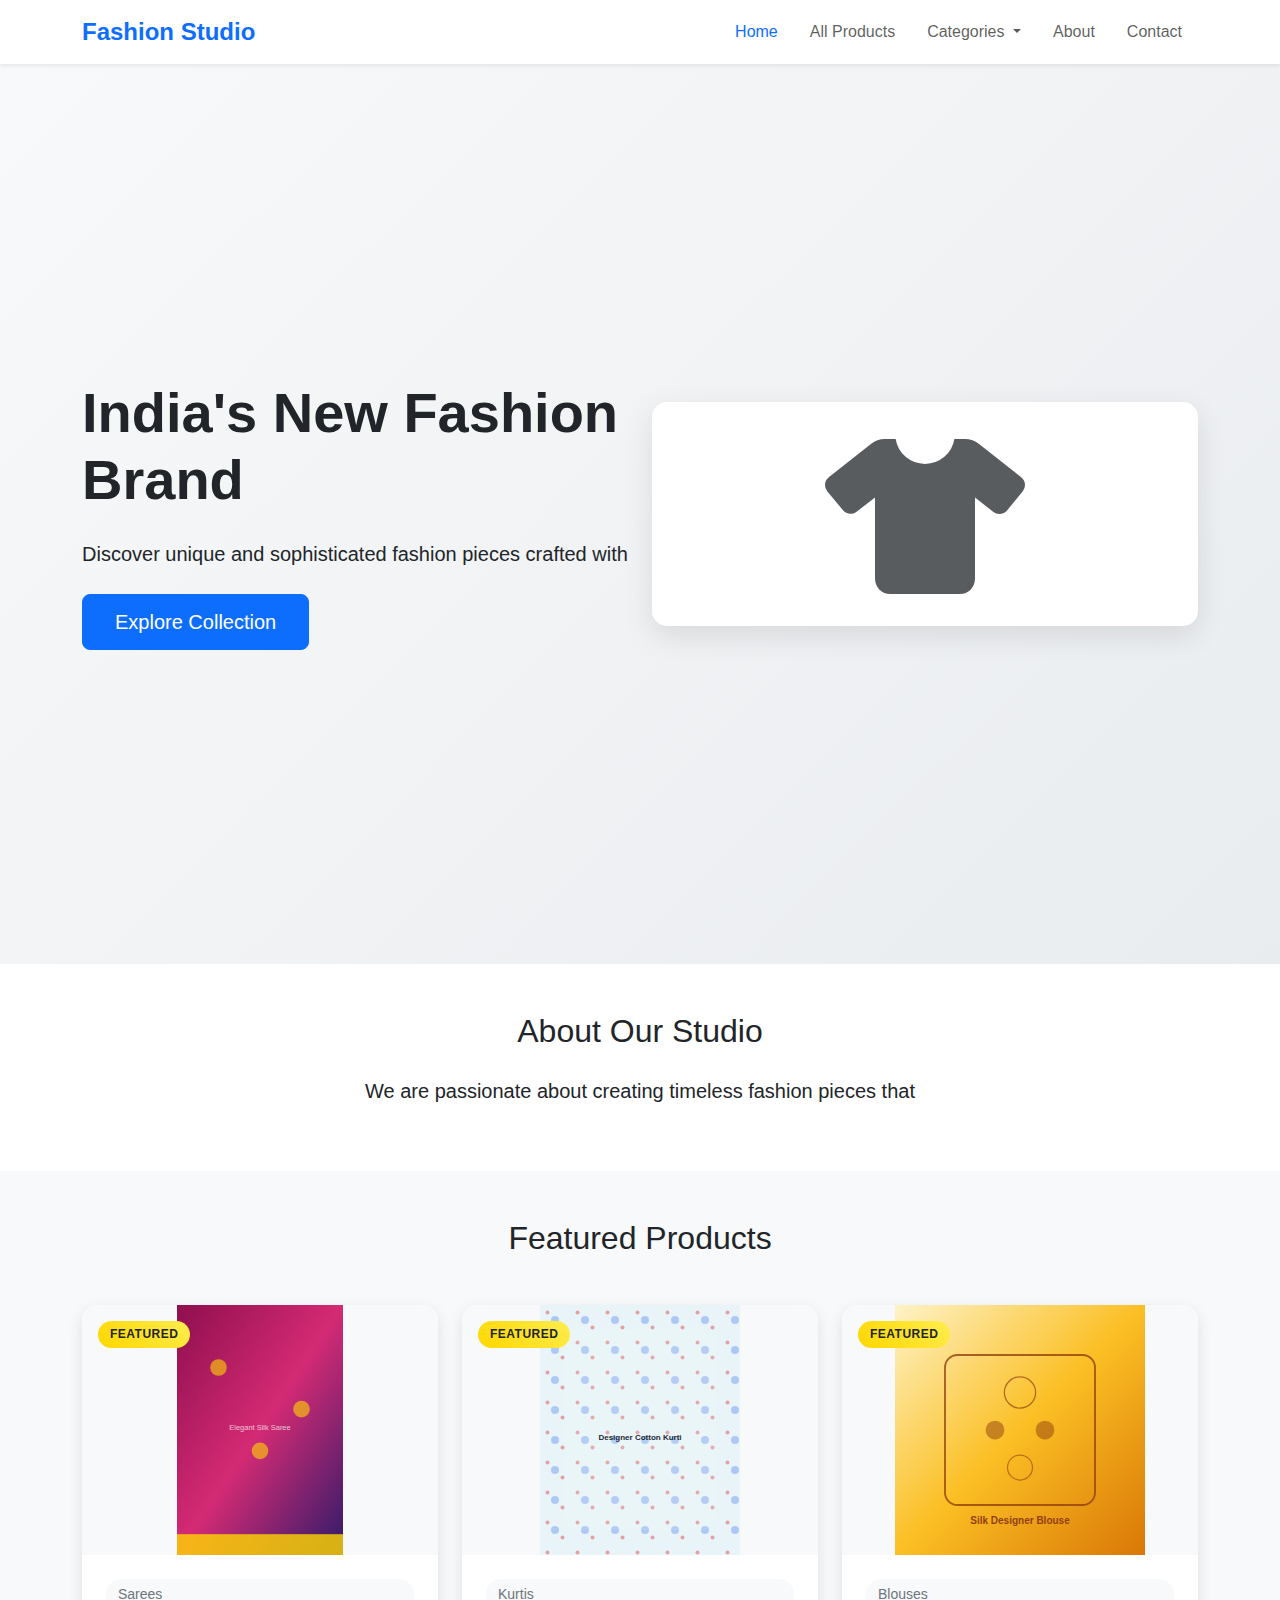
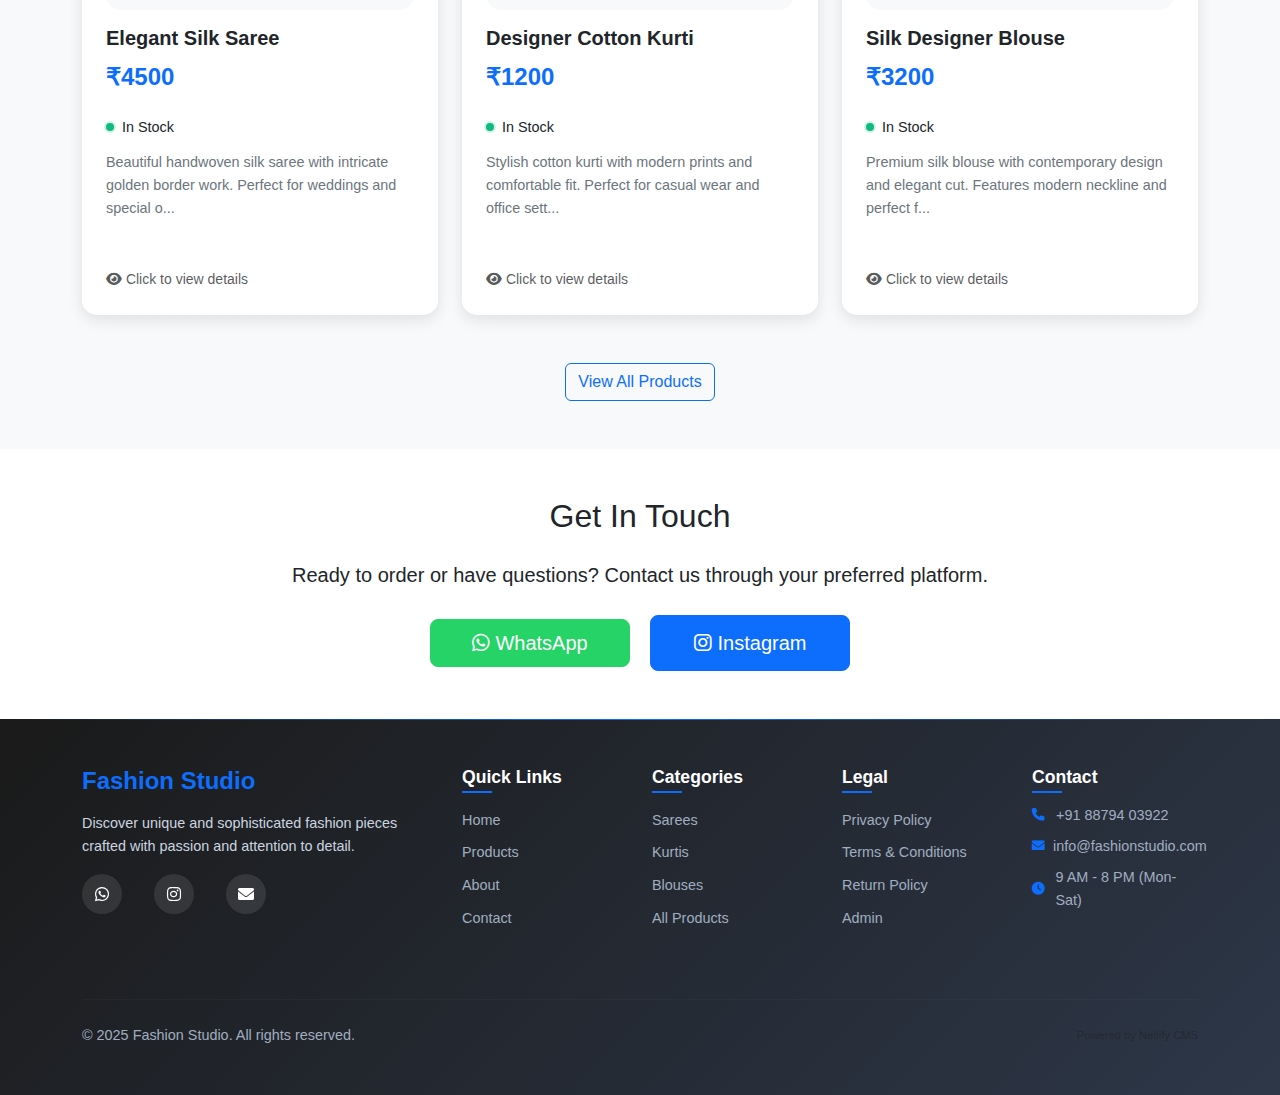
<file: index.html>
<!DOCTYPE html>
<html lang="en">
<head>
    <meta charset="UTF-8">
    <meta name="viewport" content="width=device-width, initial-scale=1.0">
    <title>Fashion Designer Studio</title>
    <meta name="description" content="Discover unique fashion designs and collections">
    
    <!-- Bootstrap CSS -->
    <link href="https://cdn.jsdelivr.net/npm/bootstrap@5.3.0/dist/css/bootstrap.min.css" rel="stylesheet">
    
    <!-- Font Awesome Icons -->
    <link rel="stylesheet" href="https://cdnjs.cloudflare.com/ajax/libs/font-awesome/6.0.0/css/all.min.css">
    
    <!-- Custom CSS -->
    <link rel="stylesheet" href="css/style.css">
    
    <!-- Netlify Identity -->
    <script type="text/javascript" src="https://identity.netlify.com/v1/netlify-identity-widget.js"></script>
</head>
<body>
    <!-- Navigation -->
    <nav class="navbar navbar-expand-lg navbar-light bg-white shadow-sm">
        <div class="container">
            <a class="navbar-brand fw-bold" href="index.html" id="site-title">Fashion Studio</a>
            <button class="navbar-toggler" type="button" data-bs-toggle="collapse" data-bs-target="#navbarNav">
                <span class="navbar-toggler-icon"></span>
            </button>
            <div class="collapse navbar-collapse" id="navbarNav">
                <ul class="navbar-nav ms-auto">
                    <li class="nav-item">
                        <a class="nav-link active" href="index.html">Home</a>
                    </li>
                    <li class="nav-item">
                        <a class="nav-link" href="products.html">All Products</a>
                    </li>
                    <li class="nav-item dropdown">
                        <a class="nav-link dropdown-toggle" href="#" id="navbarDropdown" role="button" data-bs-toggle="dropdown" aria-expanded="false">
                            Categories
                        </a>
                        <ul class="dropdown-menu" aria-labelledby="navbarDropdown">
                            <li><a class="dropdown-item" href="products.html?category=sarees">Sarees</a></li>
                            <li><a class="dropdown-item" href="products.html?category=kurtis">Kurtis</a></li>
                            <li><a class="dropdown-item" href="products.html?category=blouses">Blouses</a></li>
                        </ul>
                    </li>
                    <li class="nav-item">
                        <a class="nav-link" href="#about">About</a>
                    </li>
                    <li class="nav-item">
                        <a class="nav-link" href="#contact">Contact</a>
                    </li>
                </ul>
            </div>
        </div>
    </nav>

    <!-- Hero Section -->
    <section class="hero-section" id="hero-section">
        <div class="container">
            <div class="row align-items-center min-vh-100">
                <div class="col-lg-6">
                    <h1 class="display-4 fw-bold mb-4" id="hero-title">Elegant Fashion Designs</h1>
                    <p class="lead mb-4" id="hero-description">Discover unique and sophisticated fashion pieces crafted with passion and attention to detail.</p>
                    <a href="products.html" class="btn btn-primary btn-lg">Explore Collection</a>
                </div>
                <div class="col-lg-6">
                    <div class="hero-image-placeholder">
                        <i class="fas fa-tshirt fa-10x text-muted"></i>
                    </div>
                </div>
            </div>
        </div>
    </section>

    <!-- About Section -->
    <section class="py-5" id="about">
        <div class="container">
            <div class="row">
                <div class="col-lg-8 mx-auto text-center">
                    <h2 class="mb-4" id="about-title">About Our Studio</h2>
                    <p class="lead" id="about-description">We are passionate about creating timeless fashion pieces that combine style, comfort, and quality. Each design tells a story and reflects our commitment to excellence.</p>
                </div>
            </div>
        </div>
    </section>

    <!-- Featured Products -->
    <section class="py-5 bg-light">
        <div class="container">
            <h2 class="text-center mb-5">Featured Products</h2>
            <div class="row" id="featured-products">
                <!-- Products will be loaded here -->
            </div>
            <div class="text-center mt-4">
                <a href="products.html" class="btn btn-outline-primary">View All Products</a>
            </div>
        </div>
    </section>

    <!-- Contact Section -->
    <section class="py-5" id="contact">
        <div class="container">
            <div class="row">
                <div class="col-lg-8 mx-auto text-center">
                    <h2 class="mb-4">Get In Touch</h2>
                    <p class="lead mb-4">Ready to order or have questions? Contact us through your preferred platform.</p>
                    <div class="social-buttons">
                        <a href="#" class="btn btn-success btn-lg me-3" id="whatsapp-contact">
                            <i class="fab fa-whatsapp"></i> WhatsApp
                        </a>
                        <a href="#" class="btn btn-primary btn-lg" id="instagram-contact">
                            <i class="fab fa-instagram"></i> Instagram
                        </a>
                    </div>
                </div>
            </div>
        </div>
    </section>

    <!-- Footer -->
    <footer class="footer-section bg-dark text-white py-5">
        <div class="container">
            <div class="row">
                <!-- Brand Section -->
                <div class="col-lg-4 col-md-6 mb-4">
                    <h5 class="footer-brand mb-3" id="footer-site-title">Fashion Studio</h5>
                    <p class="footer-description mb-3" id="footer-description">
                        Discover unique and sophisticated fashion pieces crafted with passion and attention to detail.
                    </p>
                    <div class="social-links">
                        <a href="#" class="social-link me-3" id="footer-whatsapp" title="WhatsApp">
                            <i class="fab fa-whatsapp"></i>
                        </a>
                        <a href="#" class="social-link me-3" id="footer-instagram" title="Instagram">
                            <i class="fab fa-instagram"></i>
                        </a>
                        <a href="mailto:info@fashionstudio.com" class="social-link" title="Email">
                            <i class="fas fa-envelope"></i>
                        </a>
                    </div>
                </div>

                <!-- Quick Links -->
                <div class="col-lg-2 col-md-6 mb-4">
                    <h6 class="footer-heading mb-3">Quick Links</h6>
                    <ul class="footer-links list-unstyled">
                        <li><a href="index.html" class="footer-link">Home</a></li>
                        <li><a href="products.html" class="footer-link">Products</a></li>
                        <li><a href="#about" class="footer-link">About</a></li>
                        <li><a href="#contact" class="footer-link">Contact</a></li>
                    </ul>
                </div>

                <!-- Categories -->
                <div class="col-lg-2 col-md-6 mb-4">
                    <h6 class="footer-heading mb-3">Categories</h6>
                    <ul class="footer-links list-unstyled">
                        <li><a href="products.html?category=sarees" class="footer-link">Sarees</a></li>
                        <li><a href="products.html?category=kurtis" class="footer-link">Kurtis</a></li>
                        <li><a href="products.html?category=blouses" class="footer-link">Blouses</a></li>
                        <li><a href="products.html" class="footer-link">All Products</a></li>
                    </ul>
                </div>

                <!-- Legal -->
                <div class="col-lg-2 col-md-6 mb-4">
                    <h6 class="footer-heading mb-3">Legal</h6>
                    <ul class="footer-links list-unstyled">
                        <li><a href="privacy-policy.html" class="footer-link">Privacy Policy</a></li>
                        <li><a href="terms-conditions.html" class="footer-link">Terms & Conditions</a></li>
                        <li><a href="return-policy.html" class="footer-link">Return Policy</a></li>
                        <li><a href="admin/" class="footer-link">Admin</a></li>
                    </ul>
                </div>

                <!-- Contact Info -->
                <div class="col-lg-2 col-md-6 mb-4">
                    <h6 class="footer-heading mb-3">Contact</h6>
                    <div class="contact-info">
                        <p class="contact-item mb-2">
                            <i class="fas fa-phone me-2"></i>
                            <span id="footer-phone">+91 88794 03922</span>
                        </p>
                        <p class="contact-item mb-2">
                            <i class="fas fa-envelope me-2"></i>
                            info@fashionstudio.com
                        </p>
                        <p class="contact-item mb-0">
                            <i class="fas fa-clock me-2"></i>
                            9 AM - 8 PM (Mon-Sat)
                        </p>
                    </div>
                </div>
            </div>

            <!-- Bottom Bar -->
            <hr class="footer-divider my-4">
            <div class="row align-items-center">
                <div class="col-md-6">
                    <p class="copyright-text mb-0">
                        &copy; 2025 <span id="footer-copyright-brand">Fashion Studio</span>. All rights reserved.
                    </p>
                </div>
                <div class="col-md-6 text-md-end">
                    <p class="powered-by mb-0">
                        <small class="text-muted">Powered by Netlify CMS</small>
                    </p>
                </div>
            </div>
        </div>
    </footer>

    <!-- Bootstrap JS -->
    <script src="https://cdn.jsdelivr.net/npm/bootstrap@5.3.0/dist/js/bootstrap.bundle.min.js"></script>
    
    <!-- Custom JS -->
    <script src="js/main.js"></script>

    <script>
        // Netlify Identity initialization
        if (window.netlifyIdentity) {
            window.netlifyIdentity.on("init", user => {
                if (!user) {
                    window.netlifyIdentity.on("login", () => {
                        document.location.href = "/admin/";
                    });
                }
            });
        }
    </script>
</body>
</html>
</file>
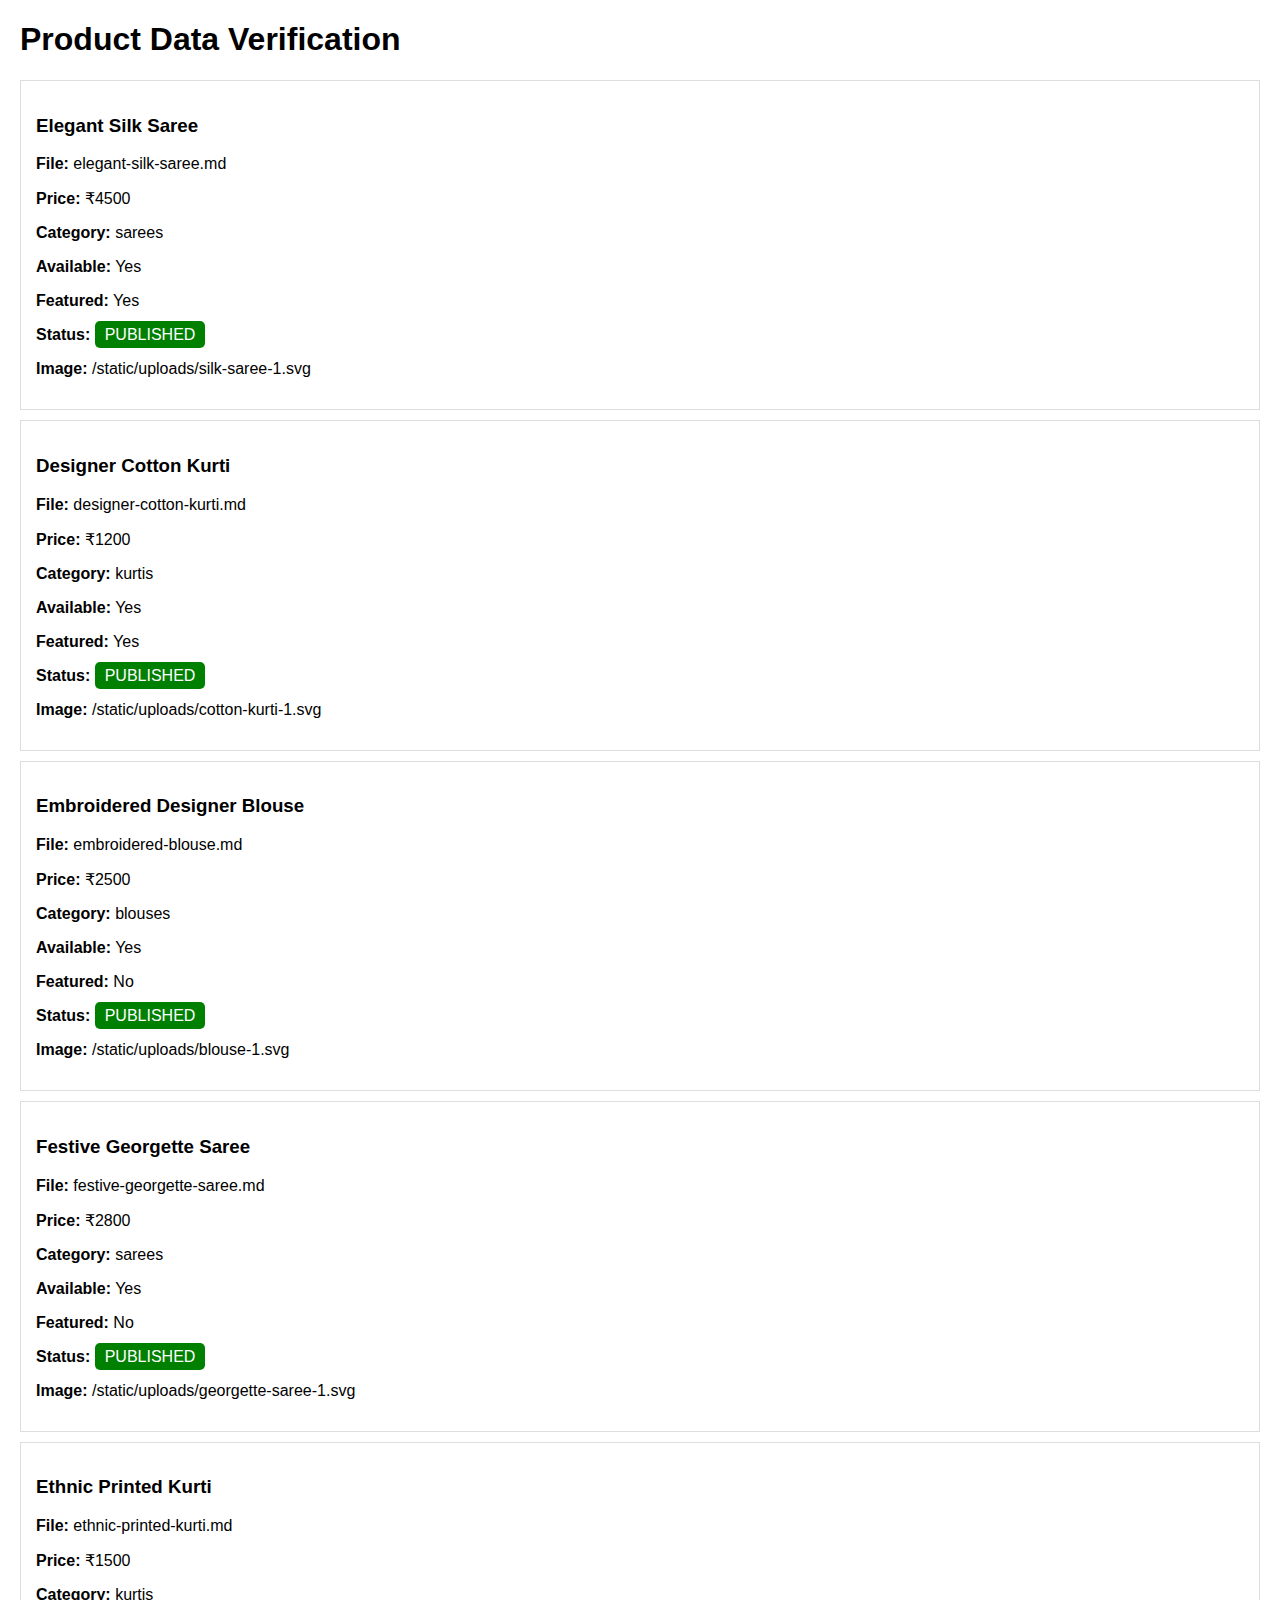
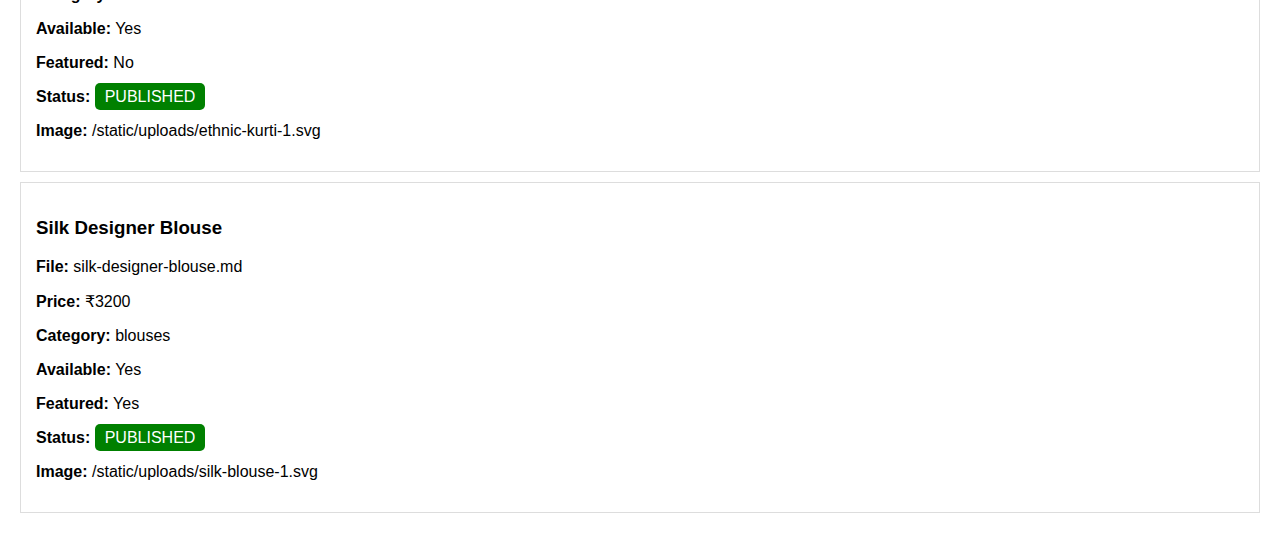
<file: check-products.html>
<!DOCTYPE html>
<html lang="en">
<head>
    <meta charset="UTF-8">
    <meta name="viewport" content="width=device-width, initial-scale=1.0">
    <title>Product Data Check</title>
    <style>
        body { font-family: Arial, sans-serif; margin: 20px; }
        .product { border: 1px solid #ddd; margin: 10px 0; padding: 15px; }
        .status { padding: 5px 10px; border-radius: 5px; color: white; }
        .published { background: green; }
        .draft { background: orange; }
    </style>
</head>
<body>
    <h1>Product Data Verification</h1>
    <div id="products-container"></div>

    <script>
        async function checkProducts() {
            const container = document.getElementById('products-container');
            
            const productFiles = [
                'elegant-silk-saree.md',
                'designer-cotton-kurti.md', 
                'embroidered-blouse.md',
                'festive-georgette-saree.md',
                'ethnic-printed-kurti.md',
                'silk-designer-blouse.md'
            ];
            
            for (const file of productFiles) {
                try {
                    const response = await fetch(`/content/products/${file}`);
                    if (response.ok) {
                        const text = await response.text();
                        const product = parseFrontMatter(text);
                        
                        const productDiv = document.createElement('div');
                        productDiv.className = 'product';
                        productDiv.innerHTML = `
                            <h3>${product.title || 'No Title'}</h3>
                            <p><strong>File:</strong> ${file}</p>
                            <p><strong>Price:</strong> ₹${product.price || 'Not set'}</p>
                            <p><strong>Category:</strong> ${product.category || 'Not set'}</p>
                            <p><strong>Available:</strong> ${product.available ? 'Yes' : 'No'}</p>
                            <p><strong>Featured:</strong> ${product.featured ? 'Yes' : 'No'}</p>
                            <p><strong>Status:</strong> <span class="status ${product.draft ? 'draft' : 'published'}">${product.draft ? 'DRAFT' : 'PUBLISHED'}</span></p>
                            <p><strong>Image:</strong> ${product.image || 'Not set'}</p>
                        `;
                        container.appendChild(productDiv);
                    }
                } catch (error) {
                    console.error(`Error loading ${file}:`, error);
                }
            }
        }

        function parseFrontMatter(content) {
            const match = content.match(/^---\s*\n([\s\S]*?)\n---\s*\n([\s\S]*)$/);
            if (!match) return {};
            
            const frontMatter = match[1];
            const data = {};
            const lines = frontMatter.split('\n');
            
            for (const line of lines) {
                const colonIndex = line.indexOf(':');
                if (colonIndex > 0) {
                    const key = line.substring(0, colonIndex).trim();
                    let value = line.substring(colonIndex + 1).trim();
                    
                    if ((value.startsWith('"') && value.endsWith('"')) || 
                        (value.startsWith("'") && value.endsWith("'"))) {
                        value = value.slice(1, -1);
                    }
                    
                    if (value === 'true') value = true;
                    if (value === 'false') value = false;
                    if (!isNaN(value) && value !== '') value = Number(value);
                    
                    data[key] = value;
                }
            }
            
            return data;
        }

        checkProducts();
    </script>
</body>
</html>
</file>
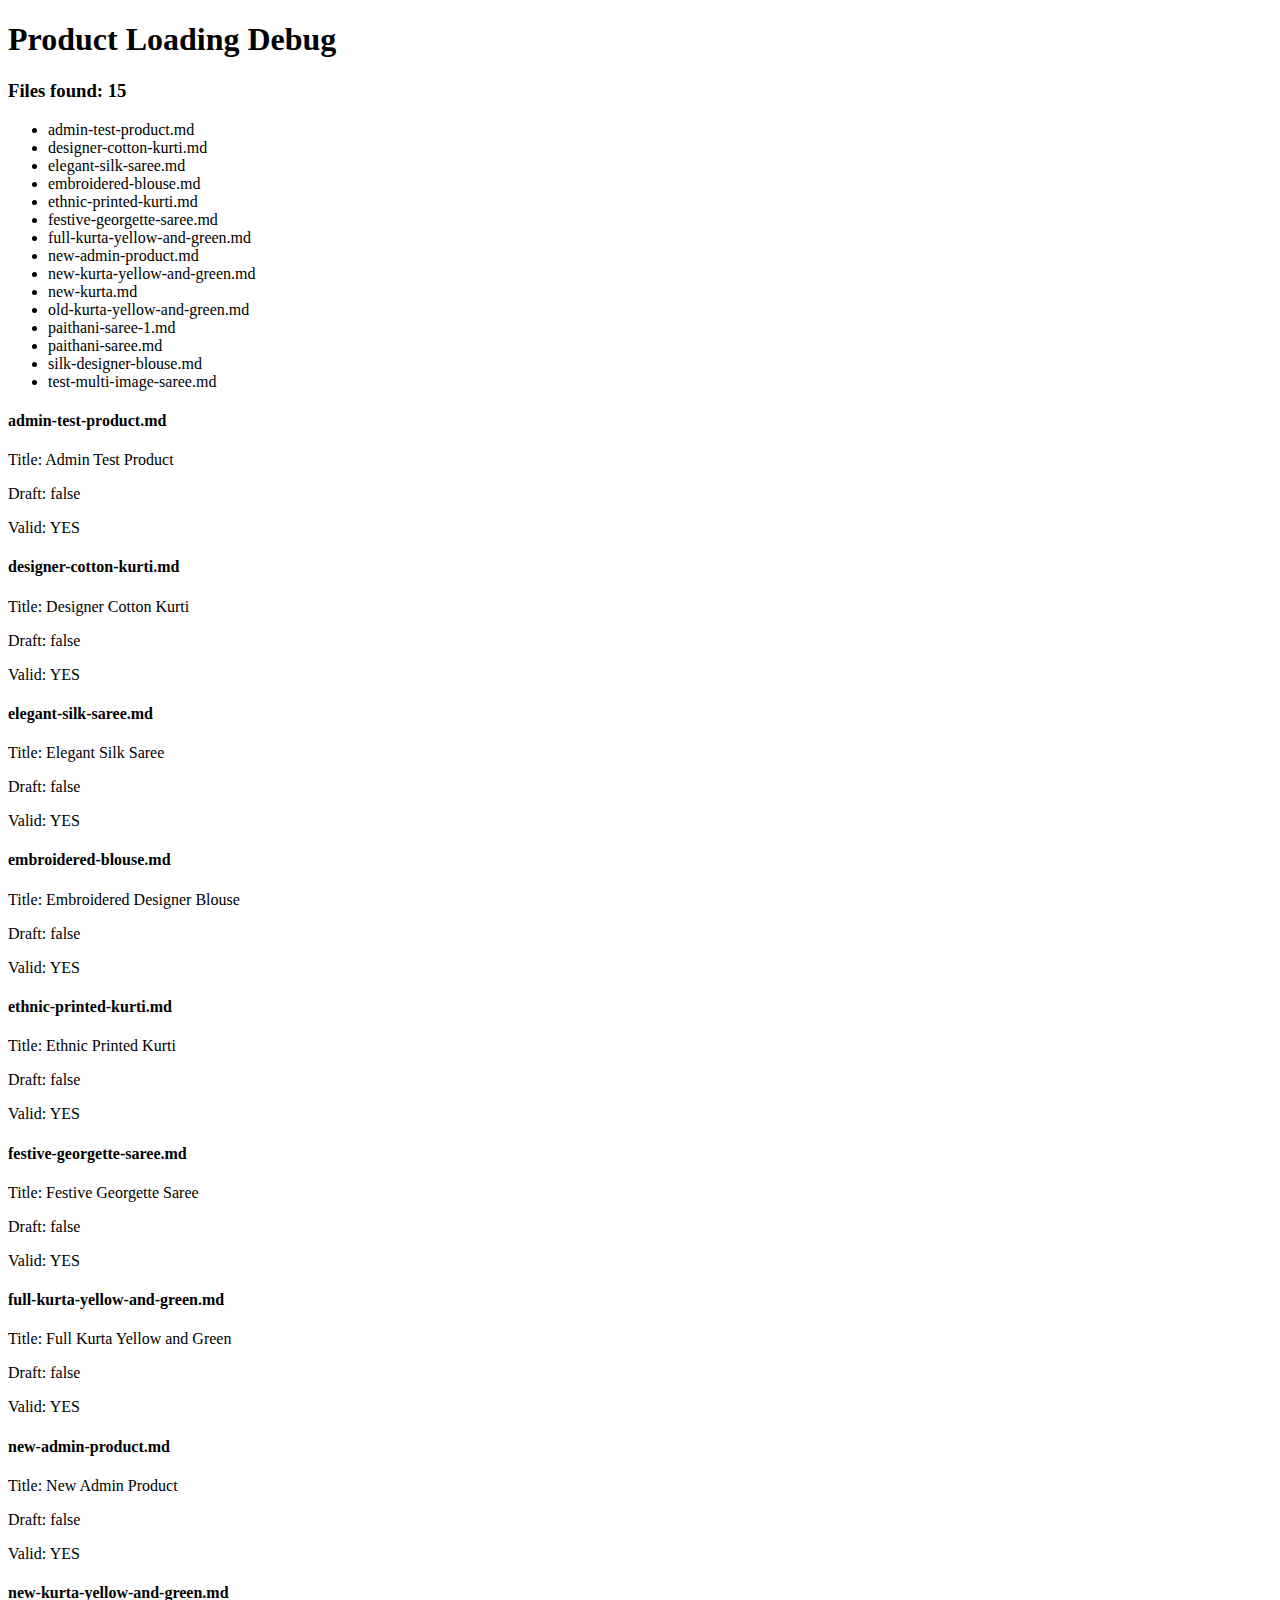
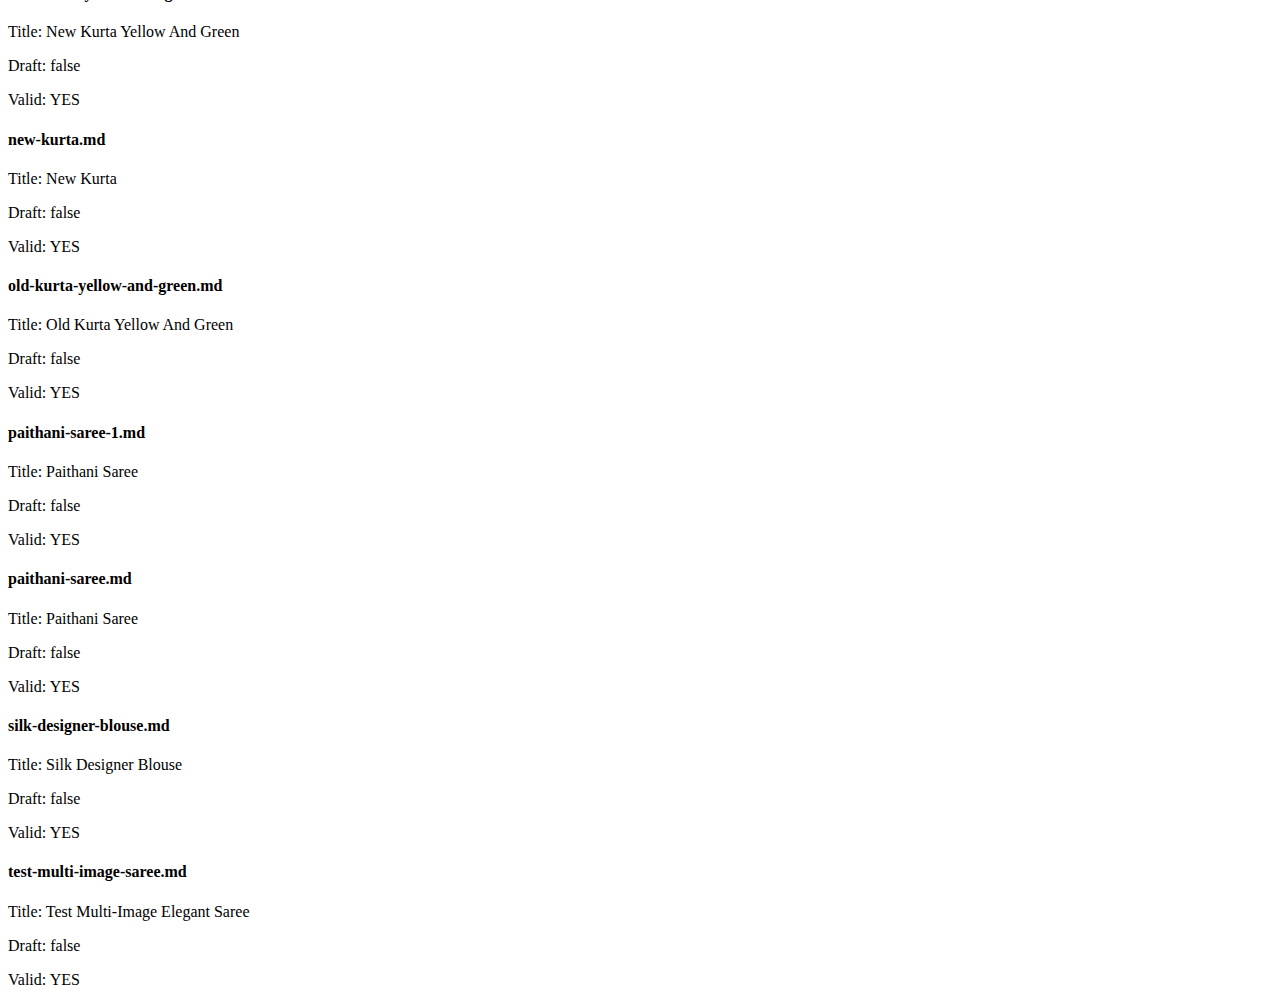
<file: debug-products.html>
<!DOCTYPE html>
<html lang="en">
<head>
    <meta charset="UTF-8">
    <meta name="viewport" content="width=device-width, initial-scale=1.0">
    <title>Debug Products</title>
</head>
<body>
    <h1>Product Loading Debug</h1>
    <div id="debug-output"></div>
    
    <script>
        async function debugProductLoading() {
            const debugOutput = document.getElementById('debug-output');
            let output = '';
            
            try {
                // Check directory listing
                const indexResponse = await fetch('/content/products/');
                if (indexResponse.ok) {
                    const indexText = await indexResponse.text();
                    const matches = indexText.match(/href="([^"]*\.md)"/g);
                    if (matches) {
                        const foundFiles = matches.map(match => match.match(/href="([^"]*)"/)[1])
                            .filter(file => file.endsWith('.md') && !file.includes('/') && file !== '.gitkeep');
                        
                        output += `<h3>Files found: ${foundFiles.length}</h3>`;
                        output += `<ul>${foundFiles.map(f => `<li>${f}</li>`).join('')}</ul>`;
                        
                        // Test loading each file
                        for (const file of foundFiles) {
                            try {
                                const response = await fetch(`/content/products/${file}`);
                                if (response.ok) {
                                    const text = await response.text();
                                    const match = text.match(/^---\s*\n([\s\S]*?)\n---\s*\n([\s\S]*)$/);
                                    if (match) {
                                        const frontMatter = match[1];
                                        const titleMatch = frontMatter.match(/title:\s*["']?([^"'\n]+)["']?/);
                                        const draftMatch = frontMatter.match(/draft:\s*(true|false)/);
                                        
                                        output += `<h4>${file}</h4>`;
                                        output += `<p>Title: ${titleMatch ? titleMatch[1] : 'NOT FOUND'}</p>`;
                                        output += `<p>Draft: ${draftMatch ? draftMatch[1] : 'NOT FOUND'}</p>`;
                                        output += `<p>Valid: ${titleMatch && (!draftMatch || draftMatch[1] === 'false') ? 'YES' : 'NO'}</p>`;
                                    } else {
                                        output += `<h4>${file}</h4><p>NO FRONTMATTER FOUND</p>`;
                                    }
                                }
                            } catch (err) {
                                output += `<h4>${file}</h4><p>ERROR: ${err.message}</p>`;
                            }
                        }
                    }
                }
            } catch (error) {
                output += `<p>ERROR: ${error.message}</p>`;
            }
            
            debugOutput.innerHTML = output;
        }
        
        debugProductLoading();
    </script>
</body>
</html>
</file>
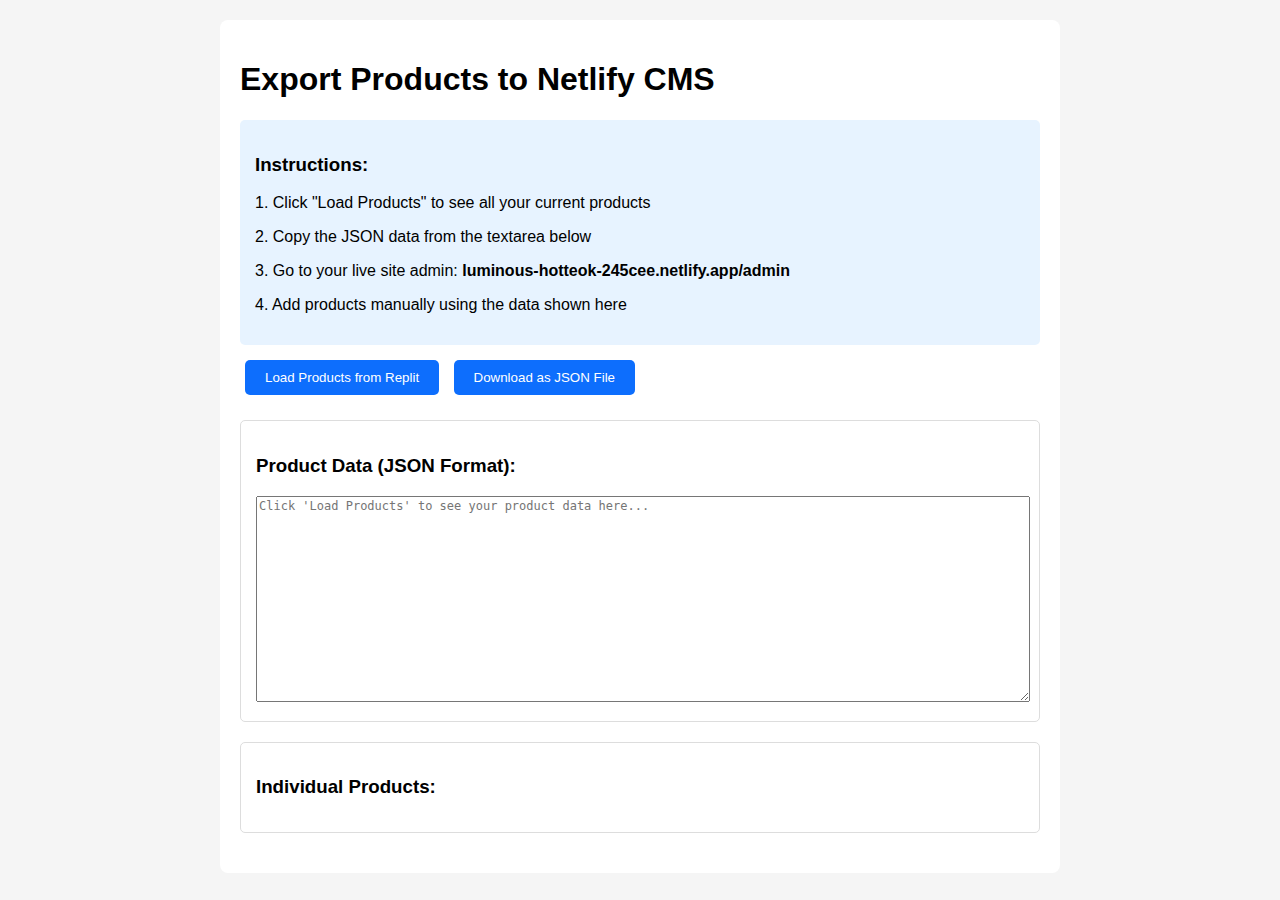
<file: export-products.html>
<!DOCTYPE html>
<html lang="en">
<head>
    <meta charset="UTF-8">
    <meta name="viewport" content="width=device-width, initial-scale=1.0">
    <title>Export Products for Netlify</title>
    <style>
        body { font-family: Arial, sans-serif; margin: 20px; background: #f5f5f5; }
        .container { max-width: 800px; margin: 0 auto; background: white; padding: 20px; border-radius: 8px; }
        .export-section { margin: 20px 0; padding: 15px; border: 1px solid #ddd; border-radius: 5px; }
        .product { background: #f9f9f9; margin: 10px 0; padding: 10px; border-radius: 5px; }
        textarea { width: 100%; height: 200px; font-family: monospace; font-size: 12px; }
        button { background: #0d6efd; color: white; padding: 10px 20px; border: none; border-radius: 5px; cursor: pointer; margin: 5px; }
        button:hover { background: #0b5ed7; }
        .instruction { background: #e7f3ff; padding: 15px; border-radius: 5px; margin: 10px 0; }
    </style>
</head>
<body>
    <div class="container">
        <h1>Export Products to Netlify CMS</h1>
        
        <div class="instruction">
            <h3>Instructions:</h3>
            <p>1. Click "Load Products" to see all your current products</p>
            <p>2. Copy the JSON data from the textarea below</p>
            <p>3. Go to your live site admin: <strong>luminous-hotteok-245cee.netlify.app/admin</strong></p>
            <p>4. Add products manually using the data shown here</p>
        </div>

        <button onclick="loadProducts()">Load Products from Replit</button>
        <button onclick="downloadAsJson()">Download as JSON File</button>
        
        <div class="export-section">
            <h3>Product Data (JSON Format):</h3>
            <textarea id="jsonOutput" placeholder="Click 'Load Products' to see your product data here..."></textarea>
        </div>

        <div class="export-section">
            <h3>Individual Products:</h3>
            <div id="productsList"></div>
        </div>
    </div>

    <script>
        let productsData = [];

        async function loadProducts() {
            let productFiles = [];
            
            // Try to fetch products index file first
            try {
                const indexResponse = await fetch('/content/products/index.json');
                if (indexResponse.ok) {
                    const indexData = await indexResponse.json();
                    productFiles = indexData.products || [];
                    console.log('Using products index.json:', productFiles);
                } else {
                    throw new Error('index.json not found');
                }
            } catch (indexError) {
                // Fallback to directory listing
                try {
                    const dirResponse = await fetch('/content/products/');
                    if (dirResponse.ok) {
                        const indexText = await dirResponse.text();
                        const matches = indexText.match(/href="([^"]*\.md)"/g);
                        if (matches) {
                            productFiles = matches.map(match => match.match(/href="([^"]*)"/)[1])
                                .filter(file => file.endsWith('.md') && !file.includes('/') && file !== '.gitkeep');
                        }
                    }
                } catch (dirError) {
                    // Ultimate fallback
                    productFiles = [
                        'elegant-silk-saree.md',
                        'designer-cotton-kurti.md', 
                        'embroidered-blouse.md',
                        'festive-georgette-saree.md',
                        'ethnic-printed-kurti.md',
                        'silk-designer-blouse.md',
                        'test-multi-image-saree.md',
                        'admin-test-product.md'
                    ];
                }
            }
            
            productsData = [];
            const productsList = document.getElementById('productsList');
            productsList.innerHTML = '<p>Loading products...</p>';
            
            for (const file of productFiles) {
                try {
                    const response = await fetch(`/content/products/${file}`);
                    if (response.ok) {
                        const text = await response.text();
                        const product = parseFrontMatter(text);
                        if (product.title) {
                            product.filename = file;
                            productsData.push(product);
                        }
                    }
                } catch (error) {
                    console.error(`Error loading ${file}:`, error);
                }
            }
            
            displayProducts();
            updateJsonOutput();
        }

        function displayProducts() {
            const productsList = document.getElementById('productsList');
            productsList.innerHTML = '';
            
            productsData.forEach(product => {
                const productDiv = document.createElement('div');
                productDiv.className = 'product';
                productDiv.innerHTML = `
                    <h4>${product.title}</h4>
                    <p><strong>File:</strong> ${product.filename}</p>
                    <p><strong>Price:</strong> ₹${product.price}</p>
                    <p><strong>Category:</strong> ${product.category}</p>
                    <p><strong>Available:</strong> ${product.available ? 'Yes' : 'No'}</p>
                    <p><strong>Image:</strong> ${product.image}</p>
                    <p><strong>Status:</strong> ${product.draft ? 'Draft' : 'Published'}</p>
                `;
                productsList.appendChild(productDiv);
            });
        }

        function updateJsonOutput() {
            const jsonOutput = document.getElementById('jsonOutput');
            jsonOutput.value = JSON.stringify(productsData, null, 2);
        }

        function downloadAsJson() {
            if (productsData.length === 0) {
                alert('Please load products first!');
                return;
            }
            
            const dataStr = JSON.stringify(productsData, null, 2);
            const dataBlob = new Blob([dataStr], {type: 'application/json'});
            const url = URL.createObjectURL(dataBlob);
            
            const link = document.createElement('a');
            link.href = url;
            link.download = 'fashion-products-export.json';
            link.click();
            
            URL.revokeObjectURL(url);
        }

        function parseFrontMatter(content) {
            const match = content.match(/^---\s*\n([\s\S]*?)\n---\s*\n([\s\S]*)$/);
            if (!match) return {};
            
            const frontMatter = match[1];
            const body = match[2];
            const data = { content: body };
            const lines = frontMatter.split('\n');
            
            for (const line of lines) {
                const colonIndex = line.indexOf(':');
                if (colonIndex > 0) {
                    const key = line.substring(0, colonIndex).trim();
                    let value = line.substring(colonIndex + 1).trim();
                    
                    if ((value.startsWith('"') && value.endsWith('"')) || 
                        (value.startsWith("'") && value.endsWith("'"))) {
                        value = value.slice(1, -1);
                    }
                    
                    if (value === 'true') value = true;
                    if (value === 'false') value = false;
                    if (!isNaN(value) && value !== '' && !isNaN(Number(value))) {
                        value = Number(value);
                    }
                    
                    // Handle arrays (tags, gallery)
                    if (key === 'tags' || key === 'gallery') {
                        const nextLines = [];
                        let lineIndex = lines.indexOf(line) + 1;
                        while (lineIndex < lines.length && lines[lineIndex].startsWith('  - ')) {
                            let arrayValue = lines[lineIndex].substring(4).trim();
                            if ((arrayValue.startsWith('"') && arrayValue.endsWith('"')) || 
                                (arrayValue.startsWith("'") && arrayValue.endsWith("'"))) {
                                arrayValue = arrayValue.slice(1, -1);
                            }
                            nextLines.push(arrayValue);
                            lineIndex++;
                        }
                        if (nextLines.length > 0) {
                            value = nextLines;
                        }
                    }
                    
                    data[key] = value;
                }
            }
            
            return data;
        }
    </script>
</body>
</html>
</file>
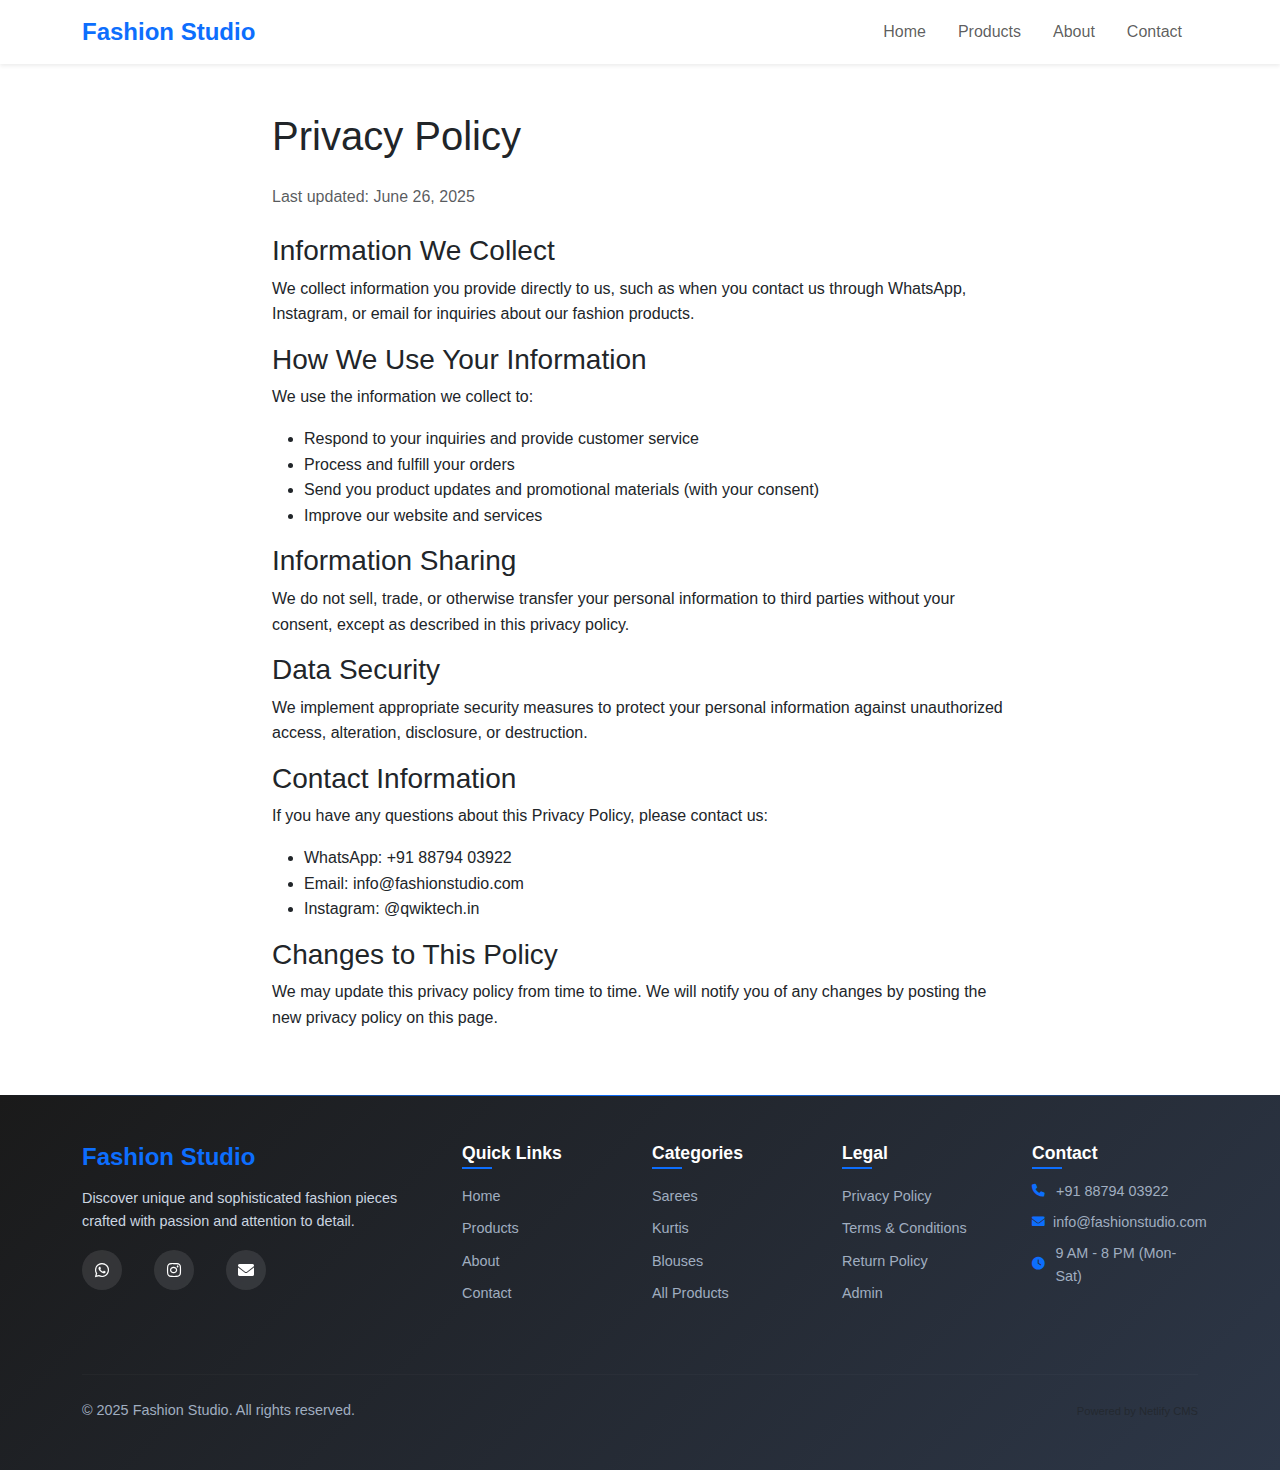
<file: privacy-policy.html>
<!DOCTYPE html>
<html lang="en">
<head>
    <meta charset="UTF-8">
    <meta name="viewport" content="width=device-width, initial-scale=1.0">
    <title>Privacy Policy - Fashion Studio</title>
    
    <!-- Bootstrap CSS -->
    <link href="https://cdn.jsdelivr.net/npm/bootstrap@5.3.0/dist/css/bootstrap.min.css" rel="stylesheet">
    
    <!-- Font Awesome -->
    <link rel="stylesheet" href="https://cdnjs.cloudflare.com/ajax/libs/font-awesome/6.0.0/css/all.min.css">
    
    <!-- Custom CSS -->
    <link rel="stylesheet" href="css/style.css">
    
    <!-- Netlify Identity -->
    <script type="text/javascript" src="https://identity.netlify.com/v1/netlify-identity-widget.js"></script>
</head>
<body>
    <!-- Navigation -->
    <nav class="navbar navbar-expand-lg navbar-light bg-white shadow-sm">
        <div class="container">
            <a class="navbar-brand fw-bold" href="index.html" id="site-title">Fashion Studio</a>
            
            <button class="navbar-toggler" type="button" data-bs-toggle="collapse" data-bs-target="#navbarNav">
                <span class="navbar-toggler-icon"></span>
            </button>
            
            <div class="collapse navbar-collapse" id="navbarNav">
                <ul class="navbar-nav ms-auto">
                    <li class="nav-item">
                        <a class="nav-link" href="index.html">Home</a>
                    </li>
                    <li class="nav-item">
                        <a class="nav-link" href="products.html">Products</a>
                    </li>
                    <li class="nav-item">
                        <a class="nav-link" href="index.html#about">About</a>
                    </li>
                    <li class="nav-item">
                        <a class="nav-link" href="index.html#contact">Contact</a>
                    </li>
                </ul>
            </div>
        </div>
    </nav>

    <!-- Privacy Policy Content -->
    <section class="py-5">
        <div class="container">
            <div class="row">
                <div class="col-lg-8 mx-auto">
                    <h1 class="mb-4">Privacy Policy</h1>
                    <p class="text-muted mb-4">Last updated: June 26, 2025</p>
                    
                    <div class="content">
                        <h3>Information We Collect</h3>
                        <p>We collect information you provide directly to us, such as when you contact us through WhatsApp, Instagram, or email for inquiries about our fashion products.</p>
                        
                        <h3>How We Use Your Information</h3>
                        <p>We use the information we collect to:</p>
                        <ul>
                            <li>Respond to your inquiries and provide customer service</li>
                            <li>Process and fulfill your orders</li>
                            <li>Send you product updates and promotional materials (with your consent)</li>
                            <li>Improve our website and services</li>
                        </ul>
                        
                        <h3>Information Sharing</h3>
                        <p>We do not sell, trade, or otherwise transfer your personal information to third parties without your consent, except as described in this privacy policy.</p>
                        
                        <h3>Data Security</h3>
                        <p>We implement appropriate security measures to protect your personal information against unauthorized access, alteration, disclosure, or destruction.</p>
                        
                        <h3>Contact Information</h3>
                        <p>If you have any questions about this Privacy Policy, please contact us:</p>
                        <ul>
                            <li>WhatsApp: +91 88794 03922</li>
                            <li>Email: info@fashionstudio.com</li>
                            <li>Instagram: @qwiktech.in</li>
                        </ul>
                        
                        <h3>Changes to This Policy</h3>
                        <p>We may update this privacy policy from time to time. We will notify you of any changes by posting the new privacy policy on this page.</p>
                    </div>
                </div>
            </div>
        </div>
    </section>

    <!-- Footer -->
    <footer class="footer-section bg-dark text-white py-5">
        <div class="container">
            <div class="row">
                <!-- Brand Section -->
                <div class="col-lg-4 col-md-6 mb-4">
                    <h5 class="footer-brand mb-3" id="footer-site-title">Fashion Studio</h5>
                    <p class="footer-description mb-3" id="footer-description">
                        Discover unique and sophisticated fashion pieces crafted with passion and attention to detail.
                    </p>
                    <div class="social-links">
                        <a href="#" class="social-link me-3" id="footer-whatsapp" title="WhatsApp">
                            <i class="fab fa-whatsapp"></i>
                        </a>
                        <a href="#" class="social-link me-3" id="footer-instagram" title="Instagram">
                            <i class="fab fa-instagram"></i>
                        </a>
                        <a href="mailto:info@fashionstudio.com" class="social-link" title="Email">
                            <i class="fas fa-envelope"></i>
                        </a>
                    </div>
                </div>

                <!-- Quick Links -->
                <div class="col-lg-2 col-md-6 mb-4">
                    <h6 class="footer-heading mb-3">Quick Links</h6>
                    <ul class="footer-links list-unstyled">
                        <li><a href="index.html" class="footer-link">Home</a></li>
                        <li><a href="products.html" class="footer-link">Products</a></li>
                        <li><a href="index.html#about" class="footer-link">About</a></li>
                        <li><a href="index.html#contact" class="footer-link">Contact</a></li>
                    </ul>
                </div>

                <!-- Categories -->
                <div class="col-lg-2 col-md-6 mb-4">
                    <h6 class="footer-heading mb-3">Categories</h6>
                    <ul class="footer-links list-unstyled">
                        <li><a href="products.html?category=sarees" class="footer-link">Sarees</a></li>
                        <li><a href="products.html?category=kurtis" class="footer-link">Kurtis</a></li>
                        <li><a href="products.html?category=blouses" class="footer-link">Blouses</a></li>
                        <li><a href="products.html" class="footer-link">All Products</a></li>
                    </ul>
                </div>

                <!-- Legal -->
                <div class="col-lg-2 col-md-6 mb-4">
                    <h6 class="footer-heading mb-3">Legal</h6>
                    <ul class="footer-links list-unstyled">
                        <li><a href="privacy-policy.html" class="footer-link">Privacy Policy</a></li>
                        <li><a href="terms-conditions.html" class="footer-link">Terms & Conditions</a></li>
                        <li><a href="return-policy.html" class="footer-link">Return Policy</a></li>
                        <li><a href="admin/" class="footer-link">Admin</a></li>
                    </ul>
                </div>

                <!-- Contact Info -->
                <div class="col-lg-2 col-md-6 mb-4">
                    <h6 class="footer-heading mb-3">Contact</h6>
                    <div class="contact-info">
                        <p class="contact-item mb-2">
                            <i class="fas fa-phone me-2"></i>
                            <span id="footer-phone">+91 88794 03922</span>
                        </p>
                        <p class="contact-item mb-2">
                            <i class="fas fa-envelope me-2"></i>
                            info@fashionstudio.com
                        </p>
                        <p class="contact-item mb-0">
                            <i class="fas fa-clock me-2"></i>
                            9 AM - 8 PM (Mon-Sat)
                        </p>
                    </div>
                </div>
            </div>

            <!-- Bottom Bar -->
            <hr class="footer-divider my-4">
            <div class="row align-items-center">
                <div class="col-md-6">
                    <p class="copyright-text mb-0">
                        &copy; 2025 <span id="footer-copyright-brand">Fashion Studio</span>. All rights reserved.
                    </p>
                </div>
                <div class="col-md-6 text-md-end">
                    <p class="powered-by mb-0">
                        <small class="text-muted">Powered by Netlify CMS</small>
                    </p>
                </div>
            </div>
        </div>
    </footer>

    <!-- Bootstrap JS -->
    <script src="https://cdn.jsdelivr.net/npm/bootstrap@5.3.0/dist/js/bootstrap.bundle.min.js"></script>
    
    <!-- Custom JS -->
    <script src="js/main.js"></script>

    <script>
        // Netlify Identity initialization
        if (window.netlifyIdentity) {
            window.netlifyIdentity.on("init", user => {
                if (!user) {
                    window.netlifyIdentity.on("login", () => {
                        document.location.href = "/admin/";
                    });
                }
            });
        }
    </script>
</body>
</html>
</file>
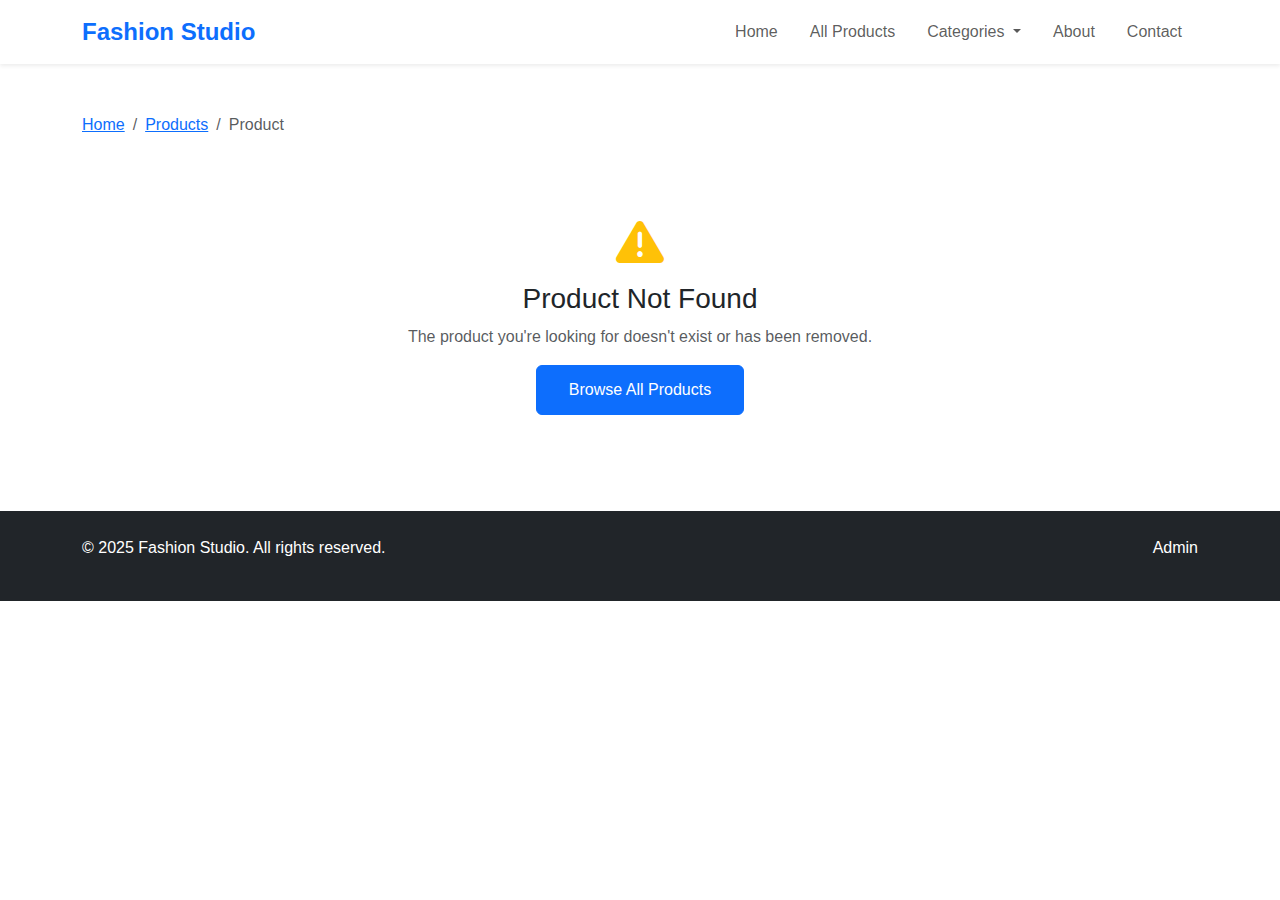
<file: product-detail.html>
<!doctype html>
<html lang="en">
    <head>
        <meta charset="UTF-8" />
        <meta name="viewport" content="width=device-width, initial-scale=1.0" />
        <title>Product Details - Fashion Designer Studio</title>
        <meta name="description" content="Product details and specifications" />

        <!-- Bootstrap CSS -->
        <link
            href="https://cdn.jsdelivr.net/npm/bootstrap@5.3.0/dist/css/bootstrap.min.css"
            rel="stylesheet"
        />

        <!-- Font Awesome Icons -->
        <link
            rel="stylesheet"
            href="https://cdnjs.cloudflare.com/ajax/libs/font-awesome/6.0.0/css/all.min.css"
        />

        <!-- Swiper CSS for carousel -->
        <link
            rel="stylesheet"
            href="https://cdn.jsdelivr.net/npm/swiper@8/swiper-bundle.min.css"
        />

        <!-- Custom CSS -->
        <link rel="stylesheet" href="css/style.css" />

        <!-- Netlify Identity -->
        <script
            type="text/javascript"
            src="https://identity.netlify.com/v1/netlify-identity-widget.js"
        ></script>
    </head>
    <body>
        <!-- Navigation -->
        <nav class="navbar navbar-expand-lg navbar-light bg-white shadow-sm">
            <div class="container">
                <a
                    class="navbar-brand fw-bold"
                    href="index.html"
                    id="site-title"
                    >Fashion Studio</a
                >
                <button
                    class="navbar-toggler"
                    type="button"
                    data-bs-toggle="collapse"
                    data-bs-target="#navbarNav"
                >
                    <span class="navbar-toggler-icon"></span>
                </button>
                <div class="collapse navbar-collapse" id="navbarNav">
                    <ul class="navbar-nav ms-auto">
                        <li class="nav-item">
                            <a class="nav-link" href="index.html">Home</a>
                        </li>
                        <li class="nav-item">
                            <a class="nav-link" href="products.html"
                                >All Products</a
                            >
                        </li>
                        <li class="nav-item dropdown">
                            <a
                                class="nav-link dropdown-toggle"
                                href="#"
                                id="navbarDropdown"
                                role="button"
                                data-bs-toggle="dropdown"
                                aria-expanded="false"
                            >
                                Categories
                            </a>
                            <ul
                                class="dropdown-menu"
                                aria-labelledby="navbarDropdown"
                            >
                                <li>
                                    <a
                                        class="dropdown-item"
                                        href="products.html?category=sarees"
                                        >Sarees</a
                                    >
                                </li>
                                <li>
                                    <a
                                        class="dropdown-item"
                                        href="products.html?category=kurtis"
                                        >Kurtis</a
                                    >
                                </li>
                                <li>
                                    <a
                                        class="dropdown-item"
                                        href="products.html?category=blouses"
                                        >Blouses</a
                                    >
                                </li>
                            </ul>
                        </li>
                        <li class="nav-item">
                            <a class="nav-link" href="index.html#about"
                                >About</a
                            >
                        </li>
                        <li class="nav-item">
                            <a class="nav-link" href="index.html#contact"
                                >Contact</a
                            >
                        </li>
                    </ul>
                </div>
            </div>
        </nav>

        <!-- Product Detail Section -->
        <section class="py-5">
            <div class="container">
                <div class="row">
                    <div class="col-12 mb-3">
                        <nav aria-label="breadcrumb">
                            <ol class="breadcrumb">
                                <li class="breadcrumb-item">
                                    <a href="index.html">Home</a>
                                </li>
                                <li class="breadcrumb-item">
                                    <a href="products.html">Products</a>
                                </li>
                                <li
                                    class="breadcrumb-item active"
                                    aria-current="page"
                                    id="breadcrumb-title"
                                >
                                    Product
                                </li>
                            </ol>
                        </nav>
                    </div>
                </div>

                <div class="row" id="product-detail-content">
                    <!-- Product content will be loaded here -->
                </div>

                <!-- Product not found message -->
                <div class="row" id="product-not-found" style="display: none">
                    <div class="col-12 text-center py-5">
                        <i
                            class="fas fa-exclamation-triangle fa-3x text-warning mb-3"
                        ></i>
                        <h3>Product Not Found</h3>
                        <p class="text-muted">
                            The product you're looking for doesn't exist or has
                            been removed.
                        </p>
                        <a href="products.html" class="btn btn-primary"
                            >Browse All Products</a
                        >
                    </div>
                </div>
            </div>
        </section>

        <!-- Footer -->
        <footer class="bg-dark text-white py-4">
            <div class="container">
                <div class="row">
                    <div class="col-md-6">
                        <p>&copy; 2025 Fashion Studio. All rights reserved.</p>
                    </div>
                    <div class="col-md-6 text-end">
                        <a href="admin/" class="text-white text-decoration-none"
                            >Admin</a
                        >
                    </div>
                </div>
            </div>
        </footer>

        <!-- Purchase Modal -->
        <div
            class="modal fade"
            id="purchaseModal"
            tabindex="-1"
            aria-labelledby="purchaseModalLabel"
            aria-hidden="true"
        >
            <div class="modal-dialog">
                <div class="modal-content">
                    <div class="modal-header">
                        <h5 class="modal-title" id="purchaseModalLabel">
                            Contact Us
                        </h5>
                        <button
                            type="button"
                            class="btn-close"
                            data-bs-dismiss="modal"
                            aria-label="Close"
                        ></button>
                    </div>
                    <div class="modal-body">
                        <p>
                            Choose your preferred way to get in touch with us
                            about this product:
                        </p>
                        <div class="d-grid gap-2">
                            <button
                                type="button"
                                class="btn btn-success btn-lg"
                                id="whatsapp-purchase"
                            >
                                <i class="fab fa-whatsapp"></i> Contact via
                                WhatsApp
                            </button>
                            <button
                                type="button"
                                class="btn btn-primary btn-lg"
                                id="instagram-purchase"
                            >
                                <i class="fab fa-instagram"></i> Contact via
                                Instagram
                            </button>
                        </div>
                    </div>
                </div>
            </div>
        </div>

        <!-- Bootstrap JS -->
        <script src="https://cdn.jsdelivr.net/npm/bootstrap@5.3.0/dist/js/bootstrap.bundle.min.js"></script>

        <!-- Swiper JS -->
        <script src="https://cdn.jsdelivr.net/npm/swiper@8/swiper-bundle.min.js"></script>

        <!-- Custom JS -->
        <script src="js/main.js"></script>
        <script src="js/product-detail.js"></script>
    </body>
</html>
</file>
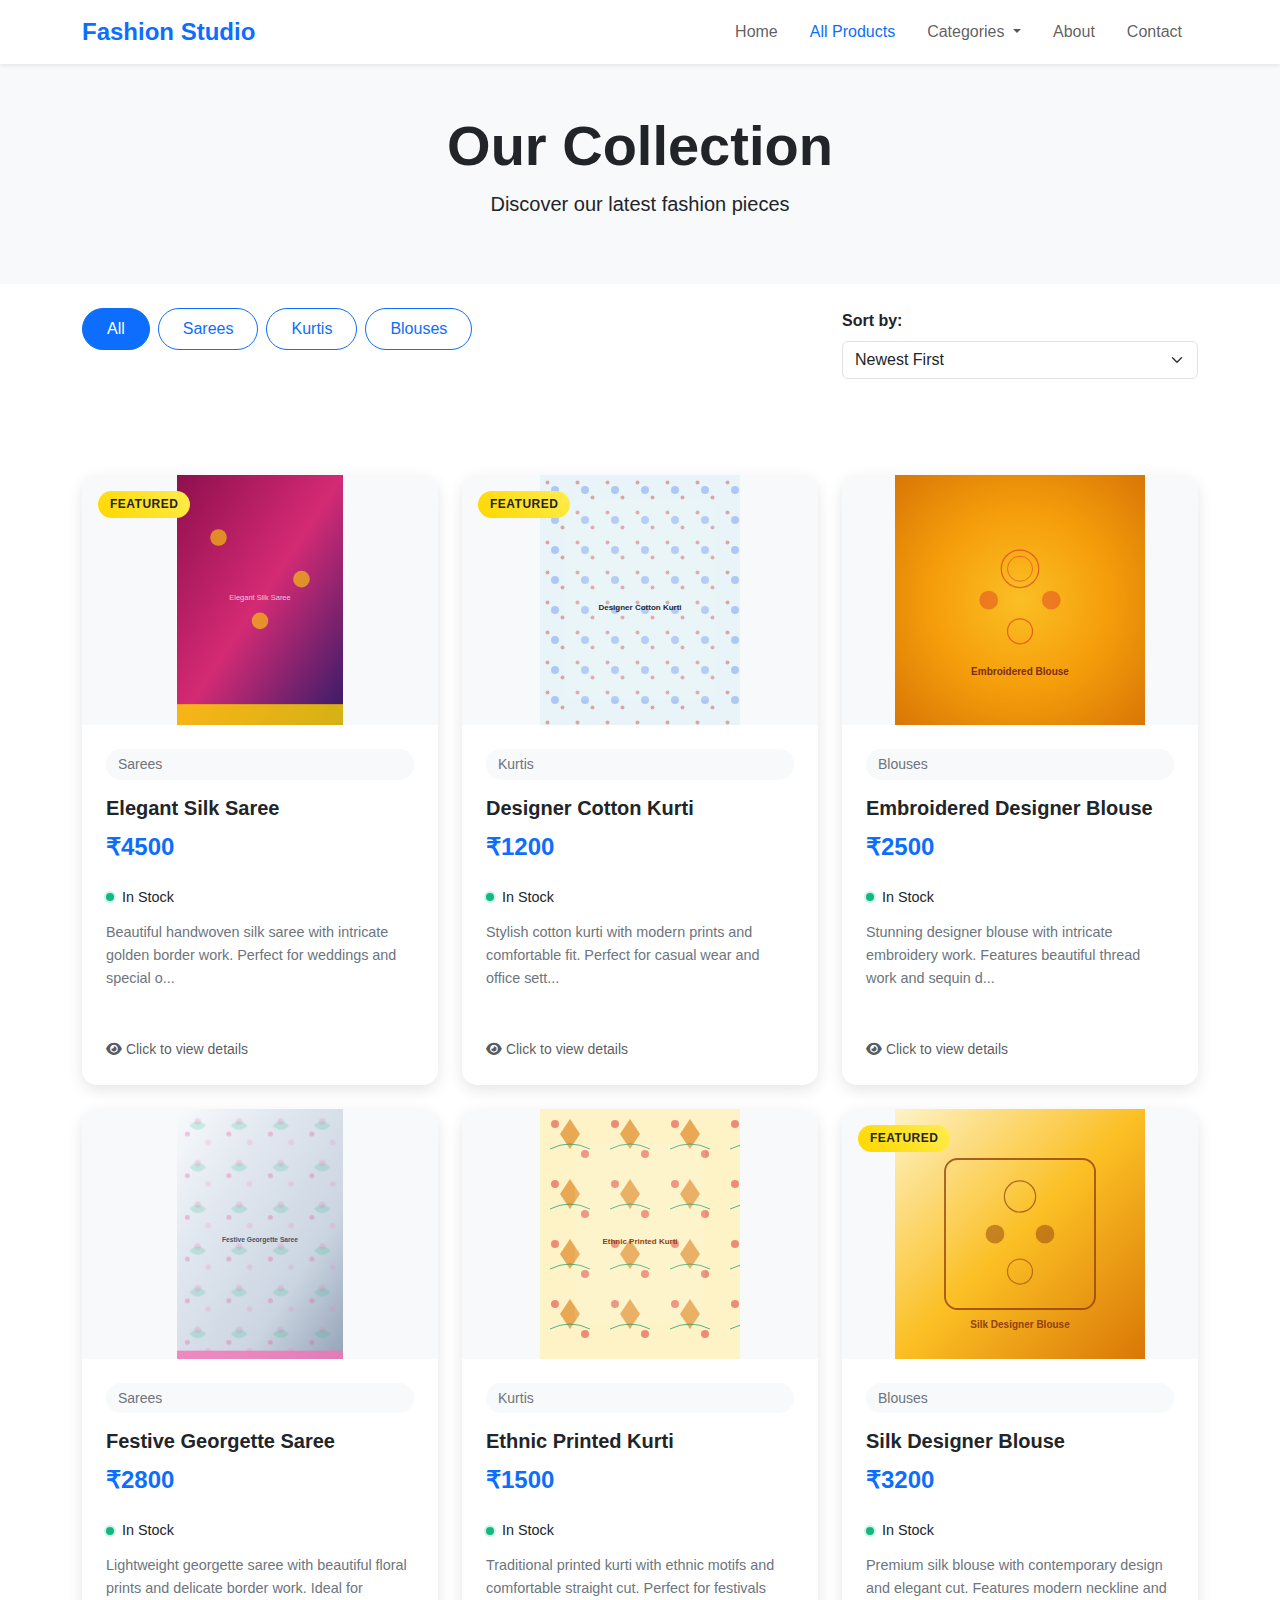
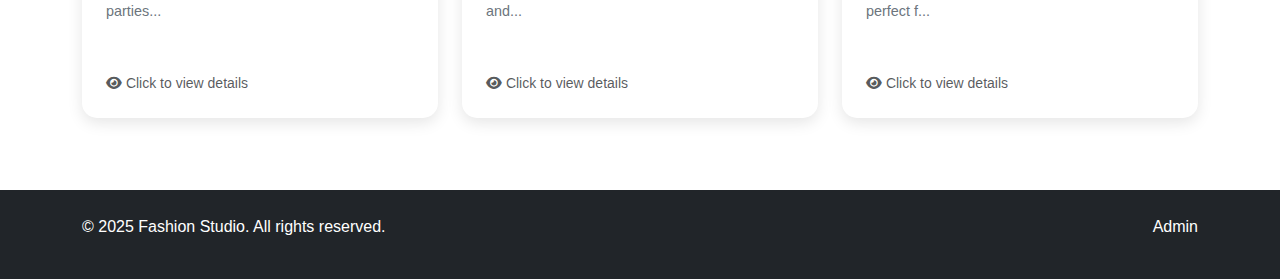
<file: products.html>
<!doctype html>
<html lang="en">
    <head>
        <meta charset="UTF-8" />
        <meta name="viewport" content="width=device-width, initial-scale=1.0" />
        <title>Products - Fashion Designer Studio</title>
        <meta
            name="description"
            content="Browse our collection of unique fashion designs"
        />

        <!-- Bootstrap CSS -->
        <link
            href="https://cdn.jsdelivr.net/npm/bootstrap@5.3.0/dist/css/bootstrap.min.css"
            rel="stylesheet"
        />

        <!-- Font Awesome Icons -->
        <link
            rel="stylesheet"
            href="https://cdnjs.cloudflare.com/ajax/libs/font-awesome/6.0.0/css/all.min.css"
        />

        <!-- Custom CSS -->
        <link rel="stylesheet" href="css/style.css" />

        <!-- Netlify Identity -->
        <script
            type="text/javascript"
            src="https://identity.netlify.com/v1/netlify-identity-widget.js"
        ></script>
    </head>
    <body>
        <!-- Navigation -->
        <nav class="navbar navbar-expand-lg navbar-light bg-white shadow-sm">
            <div class="container">
                <a
                    class="navbar-brand fw-bold"
                    href="index.html"
                    id="site-title"
                    >Fashion Studio</a
                >
                <button
                    class="navbar-toggler"
                    type="button"
                    data-bs-toggle="collapse"
                    data-bs-target="#navbarNav"
                >
                    <span class="navbar-toggler-icon"></span>
                </button>
                <div class="collapse navbar-collapse" id="navbarNav">
                    <ul class="navbar-nav ms-auto">
                        <li class="nav-item">
                            <a class="nav-link" href="index.html">Home</a>
                        </li>
                        <li class="nav-item">
                            <a class="nav-link active" href="products.html"
                                >All Products</a
                            >
                        </li>
                        <li class="nav-item dropdown">
                            <a
                                class="nav-link dropdown-toggle"
                                href="#"
                                id="navbarDropdown"
                                role="button"
                                data-bs-toggle="dropdown"
                                aria-expanded="false"
                            >
                                Categories
                            </a>
                            <ul
                                class="dropdown-menu"
                                aria-labelledby="navbarDropdown"
                            >
                                <li>
                                    <a
                                        class="dropdown-item"
                                        href="products.html?category=sarees"
                                        >Sarees</a
                                    >
                                </li>
                                <li>
                                    <a
                                        class="dropdown-item"
                                        href="products.html?category=kurtis"
                                        >Kurtis</a
                                    >
                                </li>
                                <li>
                                    <a
                                        class="dropdown-item"
                                        href="products.html?category=blouses"
                                        >Blouses</a
                                    >
                                </li>
                            </ul>
                        </li>
                        <li class="nav-item">
                            <a class="nav-link" href="index.html#about"
                                >About</a
                            >
                        </li>
                        <li class="nav-item">
                            <a class="nav-link" href="index.html#contact"
                                >Contact</a
                            >
                        </li>
                    </ul>
                </div>
            </div>
        </nav>

        <!-- Page Header -->
        <section class="py-5 bg-light">
            <div class="container">
                <div class="row">
                    <div class="col-12 text-center">
                        <h1 class="display-4 fw-bold">Our Collection</h1>
                        <p class="lead">Discover our latest fashion pieces</p>
                    </div>
                </div>
            </div>
        </section>

        <!-- Filters and Sorting -->
        <section class="py-4">
            <div class="container">
                <div class="row">
                    <div class="col-md-8">
                        <div class="d-flex flex-wrap gap-2 mb-4">
                            <button
                                class="btn btn-outline-primary filter-btn active"
                                data-category="all"
                            >
                                All
                            </button>
                            <button
                                class="btn btn-outline-primary filter-btn"
                                data-category="sarees"
                            >
                                Sarees
                            </button>
                            <button
                                class="btn btn-outline-primary filter-btn"
                                data-category="kurtis"
                            >
                                Kurtis
                            </button>
                            <button
                                class="btn btn-outline-primary filter-btn"
                                data-category="blouses"
                            >
                                Blouses
                            </button>
                        </div>
                    </div>
                    <div class="col-md-4">
                        <div class="mb-4">
                            <label for="sortSelect" class="form-label fw-bold"
                                >Sort by:</label
                            >
                            <select class="form-select" id="sortSelect">
                                <option value="newest">Newest First</option>
                                <option value="price-low">
                                    Price: Low to High
                                </option>
                                <option value="price-high">
                                    Price: High to Low
                                </option>
                                <option value="name-az">Name: A to Z</option>
                                <option value="name-za">Name: Z to A</option>
                            </select>
                        </div>
                    </div>
                </div>
            </div>
        </section>

        <!-- Products Grid -->
        <section class="py-5">
            <div class="container">
                <div class="row" id="products-grid">
                    <!-- Products will be loaded here -->
                </div>

                <!-- No products message -->
                <div class="row" id="no-products" style="display: none">
                    <div class="col-12 text-center py-5">
                        <i
                            class="fas fa-shopping-bag fa-3x text-muted mb-3"
                        ></i>
                        <h3 class="text-muted">No products found</h3>
                        <p class="text-muted">
                            Check back later for new arrivals!
                        </p>
                    </div>
                </div>
            </div>
        </section>

        <!-- Footer -->
        <footer class="bg-dark text-white py-4">
            <div class="container">
                <div class="row">
                    <div class="col-md-6">
                        <p>&copy; 2025 Fashion Studio. All rights reserved.</p>
                    </div>
                    <div class="col-md-6 text-end">
                        <a href="admin/" class="text-white text-decoration-none"
                            >Admin</a
                        >
                    </div>
                </div>
            </div>
        </footer>

        <!-- Bootstrap JS -->
        <script src="https://cdn.jsdelivr.net/npm/bootstrap@5.3.0/dist/js/bootstrap.bundle.min.js"></script>

        <!-- Custom JS -->
        <script src="js/main.js"></script>

        <script>
            // Load and display products
            document.addEventListener("DOMContentLoaded", function () {
                loadProducts();
                setupFilters();
                setupSorting();

                // Check for category parameter in URL
                const urlCategory = getUrlParameter("category");
                if (urlCategory) {
                    // Wait for products to load, then filter
                    setTimeout(() => {
                        const filterBtn = document.querySelector(
                            `[data-category="${urlCategory}"]`,
                        );
                        if (filterBtn) {
                            document
                                .querySelectorAll(".filter-btn")
                                .forEach((btn) =>
                                    btn.classList.remove("active"),
                                );
                            filterBtn.classList.add("active");
                            filterProducts(urlCategory);
                        }
                    }, 500);
                }
            });

            function setupFilters() {
                const filterBtns = document.querySelectorAll(".filter-btn");
                filterBtns.forEach((btn) => {
                    btn.addEventListener("click", function () {
                        // Update active button
                        filterBtns.forEach((b) => b.classList.remove("active"));
                        this.classList.add("active");

                        // Filter products
                        const category = this.dataset.category;
                        filterProducts(category);
                    });
                });
            }

            function setupSorting() {
                const sortSelect = document.getElementById("sortSelect");
                if (sortSelect) {
                    sortSelect.addEventListener("change", function () {
                        sortProducts(this.value);
                    });
                }
            }

            function sortProducts(sortType) {
                const productsGrid = document.getElementById("products-grid");
                const productCards = Array.from(productsGrid.children);

                productCards.sort((a, b) => {
                    const productA = productsData.find(
                        (p) =>
                            p.slug ===
                            a.querySelector(".product-card").dataset.slug,
                    );
                    const productB = productsData.find(
                        (p) =>
                            p.slug ===
                            b.querySelector(".product-card").dataset.slug,
                    );

                    switch (sortType) {
                        case "newest":
                            return (
                                new Date(productB.date) -
                                new Date(productA.date)
                            );
                        case "price-low":
                            return (
                                (productA.price || 0) - (productB.price || 0)
                            );
                        case "price-high":
                            return (
                                (productB.price || 0) - (productA.price || 0)
                            );
                        case "name-az":
                            return (productA.title || "").localeCompare(
                                productB.title || "",
                            );
                        case "name-za":
                            return (productB.title || "").localeCompare(
                                productA.title || "",
                            );
                        default:
                            return 0;
                    }
                });

                productCards.forEach((card) => productsGrid.appendChild(card));
            }

            function filterProducts(category) {
                const productCards = document.querySelectorAll(".product-card");
                let visibleCount = 0;

                productCards.forEach((card) => {
                    const productCategory = card.dataset.category;
                    if (category === "all" || productCategory === category) {
                        card.parentElement.style.display = "block";
                        visibleCount++;
                    } else {
                        card.parentElement.style.display = "none";
                    }
                });

                // Show/hide no products message
                const noProductsMsg = document.getElementById("no-products");
                if (visibleCount === 0) {
                    noProductsMsg.style.display = "block";
                } else {
                    noProductsMsg.style.display = "none";
                }
            }
        </script>
    </body>
</html>
</file>
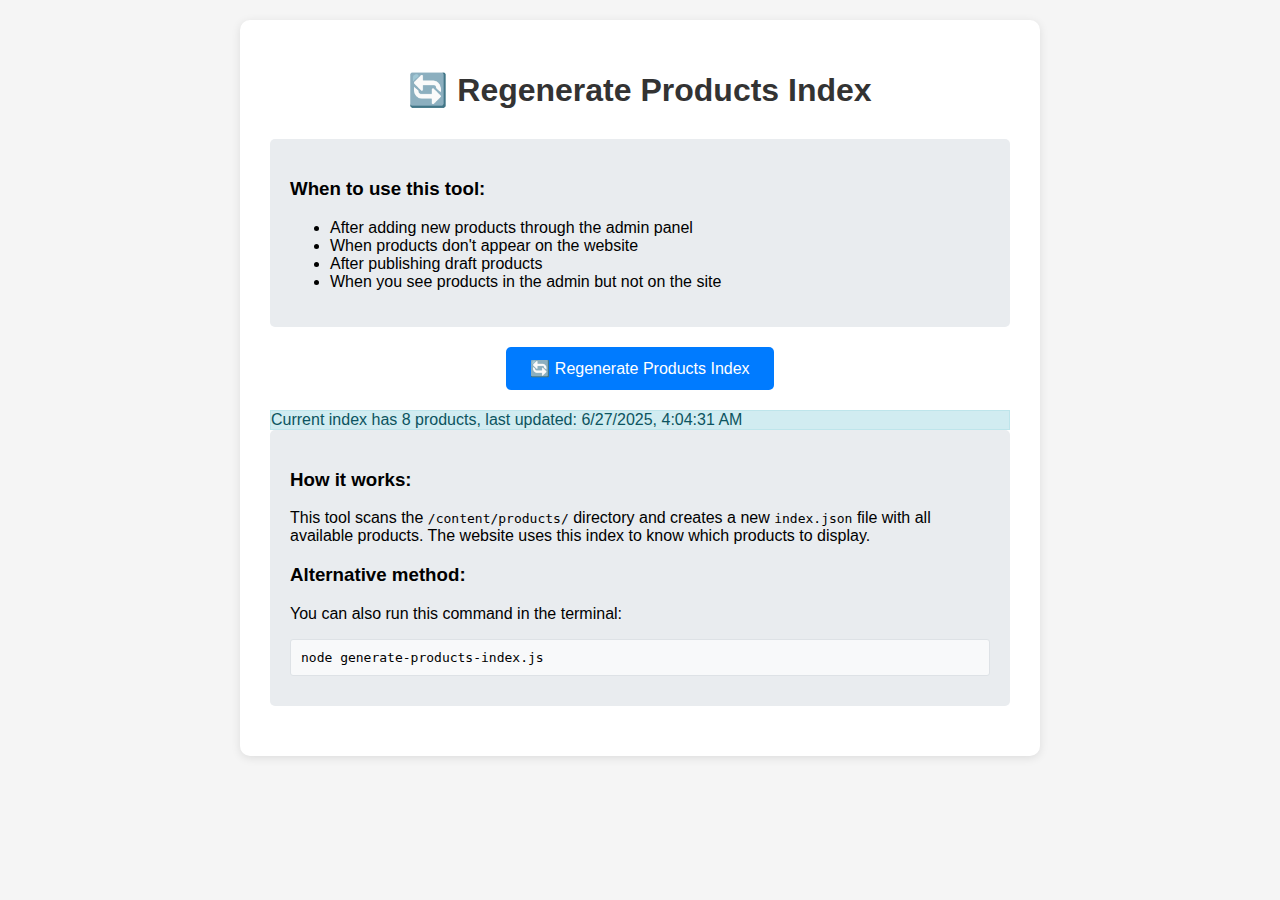
<file: regenerate-index.html>
<!DOCTYPE html>
<html lang="en">
<head>
    <meta charset="UTF-8">
    <meta name="viewport" content="width=device-width, initial-scale=1.0">
    <title>Regenerate Products Index</title>
    <style>
        body {
            font-family: Arial, sans-serif;
            max-width: 800px;
            margin: 0 auto;
            padding: 20px;
            background-color: #f5f5f5;
        }
        .container {
            background: white;
            padding: 30px;
            border-radius: 10px;
            box-shadow: 0 2px 10px rgba(0,0,0,0.1);
        }
        h1 {
            color: #333;
            text-align: center;
            margin-bottom: 30px;
        }
        .status {
            padding: 15px;
            border-radius: 5px;
            margin: 15px 0;
            font-weight: bold;
        }
        .success {
            background-color: #d4edda;
            color: #155724;
            border: 1px solid #c3e6cb;
        }
        .error {
            background-color: #f8d7da;
            color: #721c24;
            border: 1px solid #f5c6cb;
        }
        .info {
            background-color: #d1ecf1;
            color: #0c5460;
            border: 1px solid #bee5eb;
        }
        .warning {
            background-color: #fff3cd;
            color: #856404;
            border: 1px solid #ffeaa7;
        }
        button {
            background-color: #007bff;
            color: white;
            padding: 12px 24px;
            border: none;
            border-radius: 5px;
            font-size: 16px;
            cursor: pointer;
            display: block;
            margin: 20px auto;
            min-width: 200px;
        }
        button:hover {
            background-color: #0056b3;
        }
        button:disabled {
            background-color: #ccc;
            cursor: not-allowed;
        }
        .products-list {
            background-color: #f8f9fa;
            padding: 15px;
            border-radius: 5px;
            margin: 15px 0;
            max-height: 300px;
            overflow-y: auto;
        }
        .product-item {
            padding: 5px 0;
            border-bottom: 1px solid #ddd;
        }
        .product-item:last-child {
            border-bottom: none;
        }
        .instructions {
            background-color: #e9ecef;
            padding: 20px;
            border-radius: 5px;
            margin-bottom: 20px;
        }
        .code {
            background-color: #f8f9fa;
            padding: 10px;
            border-radius: 3px;
            font-family: monospace;
            border: 1px solid #dee2e6;
            margin: 10px 0;
        }
    </style>
</head>
<body>
    <div class="container">
        <h1>🔄 Regenerate Products Index</h1>
        
        <div class="instructions">
            <h3>When to use this tool:</h3>
            <ul>
                <li>After adding new products through the admin panel</li>
                <li>When products don't appear on the website</li>
                <li>After publishing draft products</li>
                <li>When you see products in the admin but not on the site</li>
            </ul>
        </div>

        <button onclick="regenerateIndex()" id="regenerateBtn">
            🔄 Regenerate Products Index
        </button>

        <div id="status"></div>
        <div id="productsList"></div>

        <div class="instructions">
            <h3>How it works:</h3>
            <p>This tool scans the <code>/content/products/</code> directory and creates a new <code>index.json</code> file with all available products. The website uses this index to know which products to display.</p>
            
            <h3>Alternative method:</h3>
            <p>You can also run this command in the terminal:</p>
            <div class="code">node generate-products-index.js</div>
        </div>
    </div>

    <script>
        async function regenerateIndex() {
            const btn = document.getElementById('regenerateBtn');
            const status = document.getElementById('status');
            const productsList = document.getElementById('productsList');
            
            btn.disabled = true;
            btn.textContent = '🔄 Scanning...';
            status.innerHTML = '<div class="info">Scanning products directory...</div>';
            productsList.innerHTML = '';

            try {
                // Scan for all .md files in the products directory
                const products = await scanProductsDirectory();
                
                if (products.length === 0) {
                    status.innerHTML = '<div class="warning">No product files found in /content/products/ directory.</div>';
                    return;
                }

                // Create the index data
                const indexData = {
                    products: products,
                    lastUpdated: new Date().toISOString(),
                    count: products.length
                };

                // Display the results
                status.innerHTML = `<div class="success">✅ Found ${products.length} product(s) and generated new index!</div>`;
                
                const productsHTML = products.map(product => 
                    `<div class="product-item">📄 ${product}</div>`
                ).join('');
                
                productsList.innerHTML = `
                    <h3>Products in index:</h3>
                    <div class="products-list">${productsHTML}</div>
                    <div class="info">
                        <strong>Next steps:</strong>
                        <ol>
                            <li>Refresh your website to see the updated products</li>
                            <li>Check if new products are now visible</li>
                            <li>If using Netlify, this will be automatically deployed</li>
                        </ol>
                    </div>
                `;

                // Save the index to localStorage as a backup
                localStorage.setItem('generatedProductsIndex', JSON.stringify(indexData));
                
            } catch (error) {
                console.error('Error:', error);
                status.innerHTML = `<div class="error">❌ Error: ${error.message}</div>`;
            } finally {
                btn.disabled = false;
                btn.textContent = '🔄 Regenerate Products Index';
            }
        }

        async function scanProductsDirectory() {
            const products = [];
            
            try {
                // Try to get directory listing
                const response = await fetch('/content/products/');
                if (!response.ok) {
                    throw new Error('Could not access products directory');
                }
                
                const html = await response.text();
                
                // Extract .md files from the HTML
                const matches = html.match(/href="([^"]*\.md)"/g);
                if (matches) {
                    const files = matches.map(match => match.match(/href="([^"]*)"/)[1])
                        .filter(file => 
                            file.endsWith('.md') && 
                            !file.includes('/') && 
                            file !== '.gitkeep' &&
                            file !== 'index.md'
                        );
                    
                    // Verify each file exists and is a valid product
                    for (const file of files) {
                        try {
                            const productResponse = await fetch(`/content/products/${file}`);
                            if (productResponse.ok) {
                                const content = await productResponse.text();
                                // Check if it has frontmatter
                                if (content.includes('---') && content.includes('title:')) {
                                    products.push(file);
                                }
                            }
                        } catch (err) {
                            console.log(`Skipping ${file}: ${err.message}`);
                        }
                    }
                }
                
                return products.sort();
                
            } catch (error) {
                throw new Error(`Failed to scan directory: ${error.message}`);
            }
        }

        // Auto-run on page load to show current status
        window.addEventListener('load', async () => {
            try {
                const response = await fetch('/content/products/index.json');
                if (response.ok) {
                    const data = await response.json();
                    document.getElementById('status').innerHTML = `
                        <div class="info">
                            Current index has ${data.count} products, last updated: ${new Date(data.lastUpdated).toLocaleString()}
                        </div>
                    `;
                }
            } catch (err) {
                document.getElementById('status').innerHTML = `
                    <div class="warning">No existing products index found. Click the button to generate one.</div>
                `;
            }
        });
    </script>
</body>
</html>
</file>
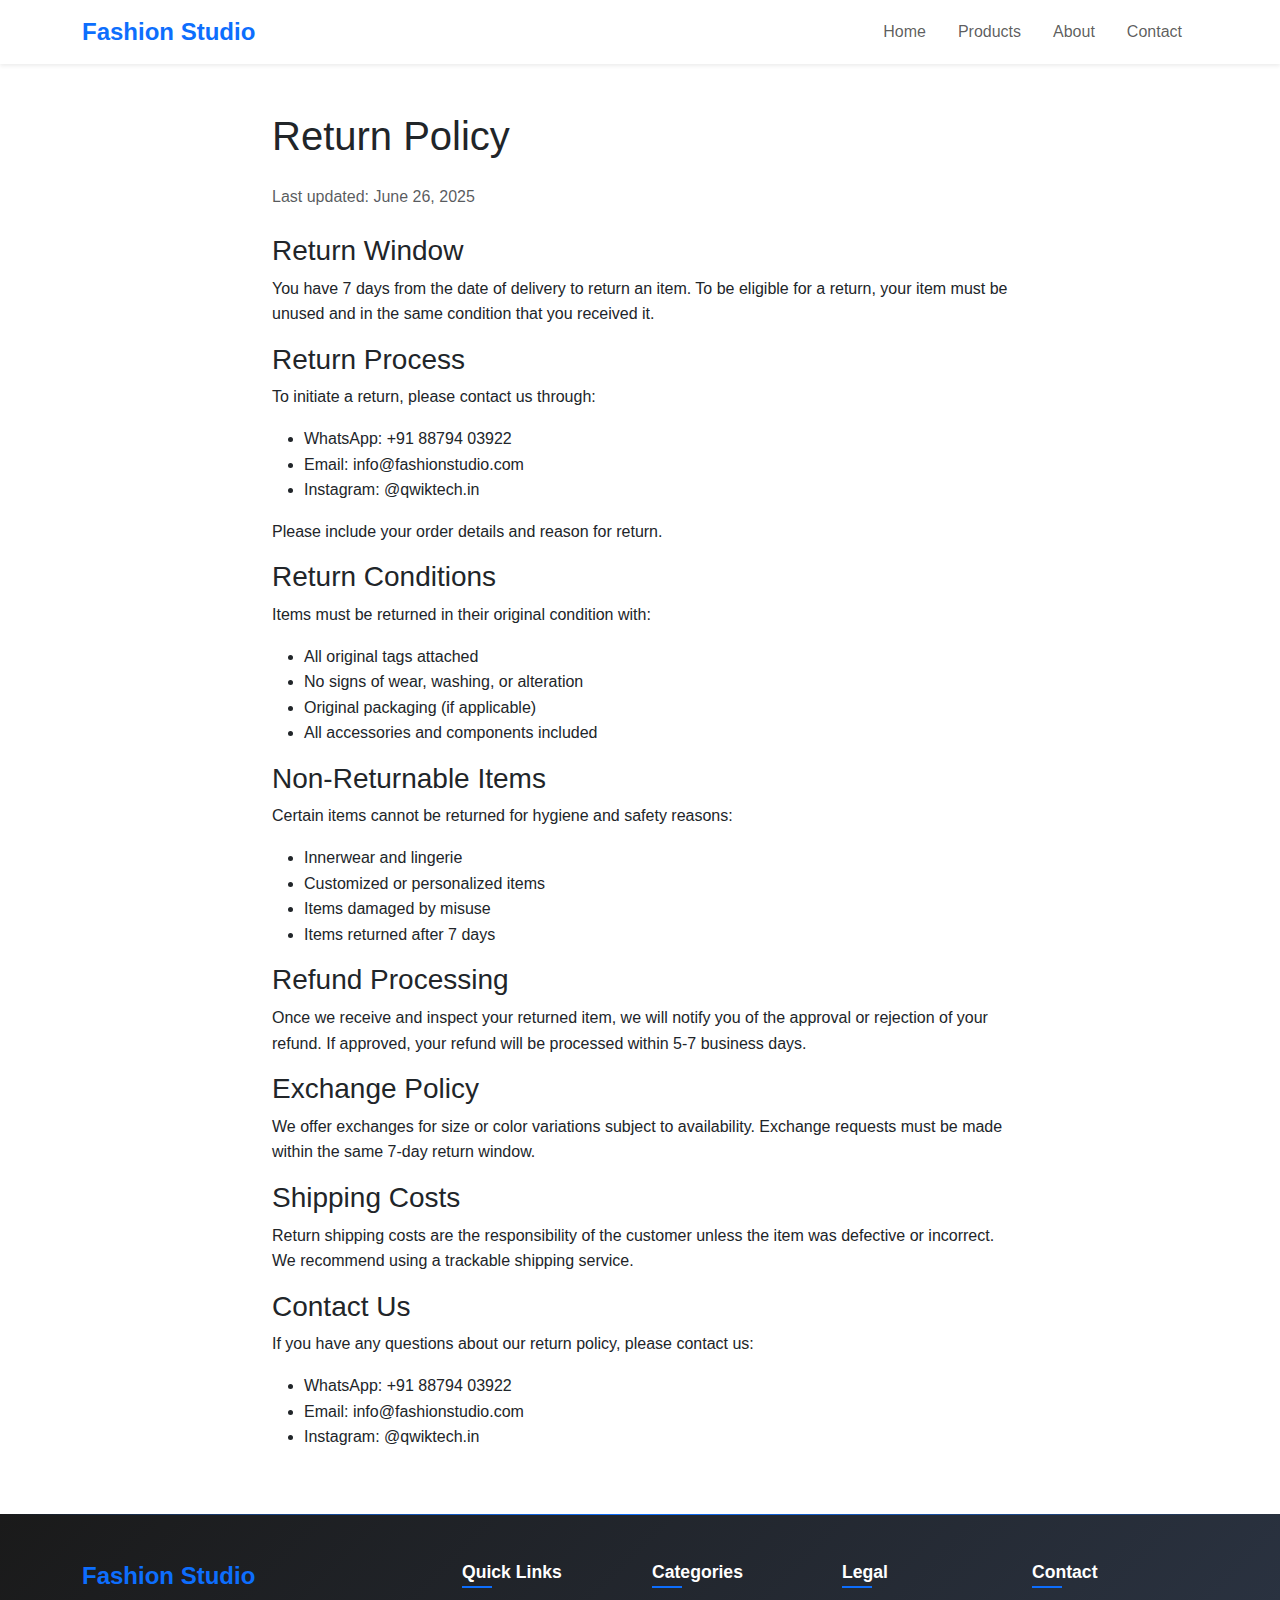
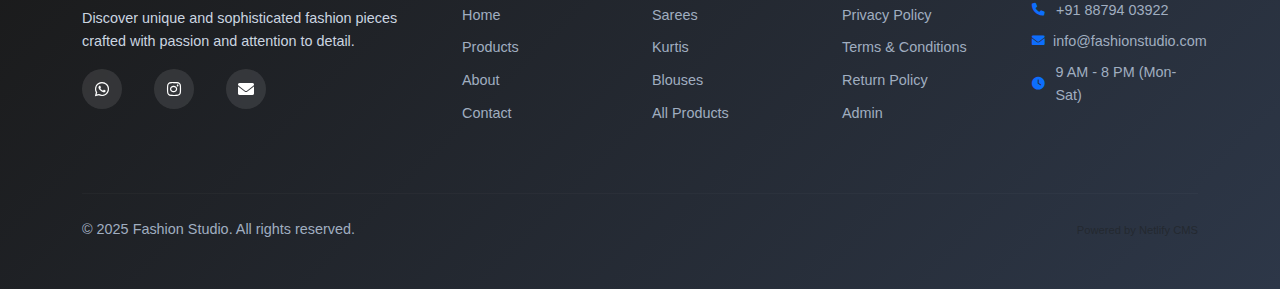
<file: return-policy.html>
<!DOCTYPE html>
<html lang="en">
<head>
    <meta charset="UTF-8">
    <meta name="viewport" content="width=device-width, initial-scale=1.0">
    <title>Return Policy - Fashion Studio</title>
    
    <!-- Bootstrap CSS -->
    <link href="https://cdn.jsdelivr.net/npm/bootstrap@5.3.0/dist/css/bootstrap.min.css" rel="stylesheet">
    
    <!-- Font Awesome -->
    <link rel="stylesheet" href="https://cdnjs.cloudflare.com/ajax/libs/font-awesome/6.0.0/css/all.min.css">
    
    <!-- Custom CSS -->
    <link rel="stylesheet" href="css/style.css">
    
    <!-- Netlify Identity -->
    <script type="text/javascript" src="https://identity.netlify.com/v1/netlify-identity-widget.js"></script>
</head>
<body>
    <!-- Navigation -->
    <nav class="navbar navbar-expand-lg navbar-light bg-white shadow-sm">
        <div class="container">
            <a class="navbar-brand fw-bold" href="index.html" id="site-title">Fashion Studio</a>
            
            <button class="navbar-toggler" type="button" data-bs-toggle="collapse" data-bs-target="#navbarNav">
                <span class="navbar-toggler-icon"></span>
            </button>
            
            <div class="collapse navbar-collapse" id="navbarNav">
                <ul class="navbar-nav ms-auto">
                    <li class="nav-item">
                        <a class="nav-link" href="index.html">Home</a>
                    </li>
                    <li class="nav-item">
                        <a class="nav-link" href="products.html">Products</a>
                    </li>
                    <li class="nav-item">
                        <a class="nav-link" href="index.html#about">About</a>
                    </li>
                    <li class="nav-item">
                        <a class="nav-link" href="index.html#contact">Contact</a>
                    </li>
                </ul>
            </div>
        </div>
    </nav>

    <!-- Return Policy Content -->
    <section class="py-5">
        <div class="container">
            <div class="row">
                <div class="col-lg-8 mx-auto">
                    <h1 class="mb-4">Return Policy</h1>
                    <p class="text-muted mb-4">Last updated: June 26, 2025</p>
                    
                    <div class="content">
                        <h3>Return Window</h3>
                        <p>You have 7 days from the date of delivery to return an item. To be eligible for a return, your item must be unused and in the same condition that you received it.</p>
                        
                        <h3>Return Process</h3>
                        <p>To initiate a return, please contact us through:</p>
                        <ul>
                            <li>WhatsApp: +91 88794 03922</li>
                            <li>Email: info@fashionstudio.com</li>
                            <li>Instagram: @qwiktech.in</li>
                        </ul>
                        <p>Please include your order details and reason for return.</p>
                        
                        <h3>Return Conditions</h3>
                        <p>Items must be returned in their original condition with:</p>
                        <ul>
                            <li>All original tags attached</li>
                            <li>No signs of wear, washing, or alteration</li>
                            <li>Original packaging (if applicable)</li>
                            <li>All accessories and components included</li>
                        </ul>
                        
                        <h3>Non-Returnable Items</h3>
                        <p>Certain items cannot be returned for hygiene and safety reasons:</p>
                        <ul>
                            <li>Innerwear and lingerie</li>
                            <li>Customized or personalized items</li>
                            <li>Items damaged by misuse</li>
                            <li>Items returned after 7 days</li>
                        </ul>
                        
                        <h3>Refund Processing</h3>
                        <p>Once we receive and inspect your returned item, we will notify you of the approval or rejection of your refund. If approved, your refund will be processed within 5-7 business days.</p>
                        
                        <h3>Exchange Policy</h3>
                        <p>We offer exchanges for size or color variations subject to availability. Exchange requests must be made within the same 7-day return window.</p>
                        
                        <h3>Shipping Costs</h3>
                        <p>Return shipping costs are the responsibility of the customer unless the item was defective or incorrect. We recommend using a trackable shipping service.</p>
                        
                        <h3>Contact Us</h3>
                        <p>If you have any questions about our return policy, please contact us:</p>
                        <ul>
                            <li>WhatsApp: +91 88794 03922</li>
                            <li>Email: info@fashionstudio.com</li>
                            <li>Instagram: @qwiktech.in</li>
                        </ul>
                    </div>
                </div>
            </div>
        </div>
    </section>

    <!-- Footer -->
    <footer class="footer-section bg-dark text-white py-5">
        <div class="container">
            <div class="row">
                <!-- Brand Section -->
                <div class="col-lg-4 col-md-6 mb-4">
                    <h5 class="footer-brand mb-3" id="footer-site-title">Fashion Studio</h5>
                    <p class="footer-description mb-3" id="footer-description">
                        Discover unique and sophisticated fashion pieces crafted with passion and attention to detail.
                    </p>
                    <div class="social-links">
                        <a href="#" class="social-link me-3" id="footer-whatsapp" title="WhatsApp">
                            <i class="fab fa-whatsapp"></i>
                        </a>
                        <a href="#" class="social-link me-3" id="footer-instagram" title="Instagram">
                            <i class="fab fa-instagram"></i>
                        </a>
                        <a href="mailto:info@fashionstudio.com" class="social-link" title="Email">
                            <i class="fas fa-envelope"></i>
                        </a>
                    </div>
                </div>

                <!-- Quick Links -->
                <div class="col-lg-2 col-md-6 mb-4">
                    <h6 class="footer-heading mb-3">Quick Links</h6>
                    <ul class="footer-links list-unstyled">
                        <li><a href="index.html" class="footer-link">Home</a></li>
                        <li><a href="products.html" class="footer-link">Products</a></li>
                        <li><a href="index.html#about" class="footer-link">About</a></li>
                        <li><a href="index.html#contact" class="footer-link">Contact</a></li>
                    </ul>
                </div>

                <!-- Categories -->
                <div class="col-lg-2 col-md-6 mb-4">
                    <h6 class="footer-heading mb-3">Categories</h6>
                    <ul class="footer-links list-unstyled">
                        <li><a href="products.html?category=sarees" class="footer-link">Sarees</a></li>
                        <li><a href="products.html?category=kurtis" class="footer-link">Kurtis</a></li>
                        <li><a href="products.html?category=blouses" class="footer-link">Blouses</a></li>
                        <li><a href="products.html" class="footer-link">All Products</a></li>
                    </ul>
                </div>

                <!-- Legal -->
                <div class="col-lg-2 col-md-6 mb-4">
                    <h6 class="footer-heading mb-3">Legal</h6>
                    <ul class="footer-links list-unstyled">
                        <li><a href="privacy-policy.html" class="footer-link">Privacy Policy</a></li>
                        <li><a href="terms-conditions.html" class="footer-link">Terms & Conditions</a></li>
                        <li><a href="return-policy.html" class="footer-link">Return Policy</a></li>
                        <li><a href="admin/" class="footer-link">Admin</a></li>
                    </ul>
                </div>

                <!-- Contact Info -->
                <div class="col-lg-2 col-md-6 mb-4">
                    <h6 class="footer-heading mb-3">Contact</h6>
                    <div class="contact-info">
                        <p class="contact-item mb-2">
                            <i class="fas fa-phone me-2"></i>
                            <span id="footer-phone">+91 88794 03922</span>
                        </p>
                        <p class="contact-item mb-2">
                            <i class="fas fa-envelope me-2"></i>
                            info@fashionstudio.com
                        </p>
                        <p class="contact-item mb-0">
                            <i class="fas fa-clock me-2"></i>
                            9 AM - 8 PM (Mon-Sat)
                        </p>
                    </div>
                </div>
            </div>

            <!-- Bottom Bar -->
            <hr class="footer-divider my-4">
            <div class="row align-items-center">
                <div class="col-md-6">
                    <p class="copyright-text mb-0">
                        &copy; 2025 <span id="footer-copyright-brand">Fashion Studio</span>. All rights reserved.
                    </p>
                </div>
                <div class="col-md-6 text-md-end">
                    <p class="powered-by mb-0">
                        <small class="text-muted">Powered by Netlify CMS</small>
                    </p>
                </div>
            </div>
        </div>
    </footer>

    <!-- Bootstrap JS -->
    <script src="https://cdn.jsdelivr.net/npm/bootstrap@5.3.0/dist/js/bootstrap.bundle.min.js"></script>
    
    <!-- Custom JS -->
    <script src="js/main.js"></script>

    <script>
        // Netlify Identity initialization
        if (window.netlifyIdentity) {
            window.netlifyIdentity.on("init", user => {
                if (!user) {
                    window.netlifyIdentity.on("login", () => {
                        document.location.href = "/admin/";
                    });
                }
            });
        }
    </script>
</body>
</html>
</file>
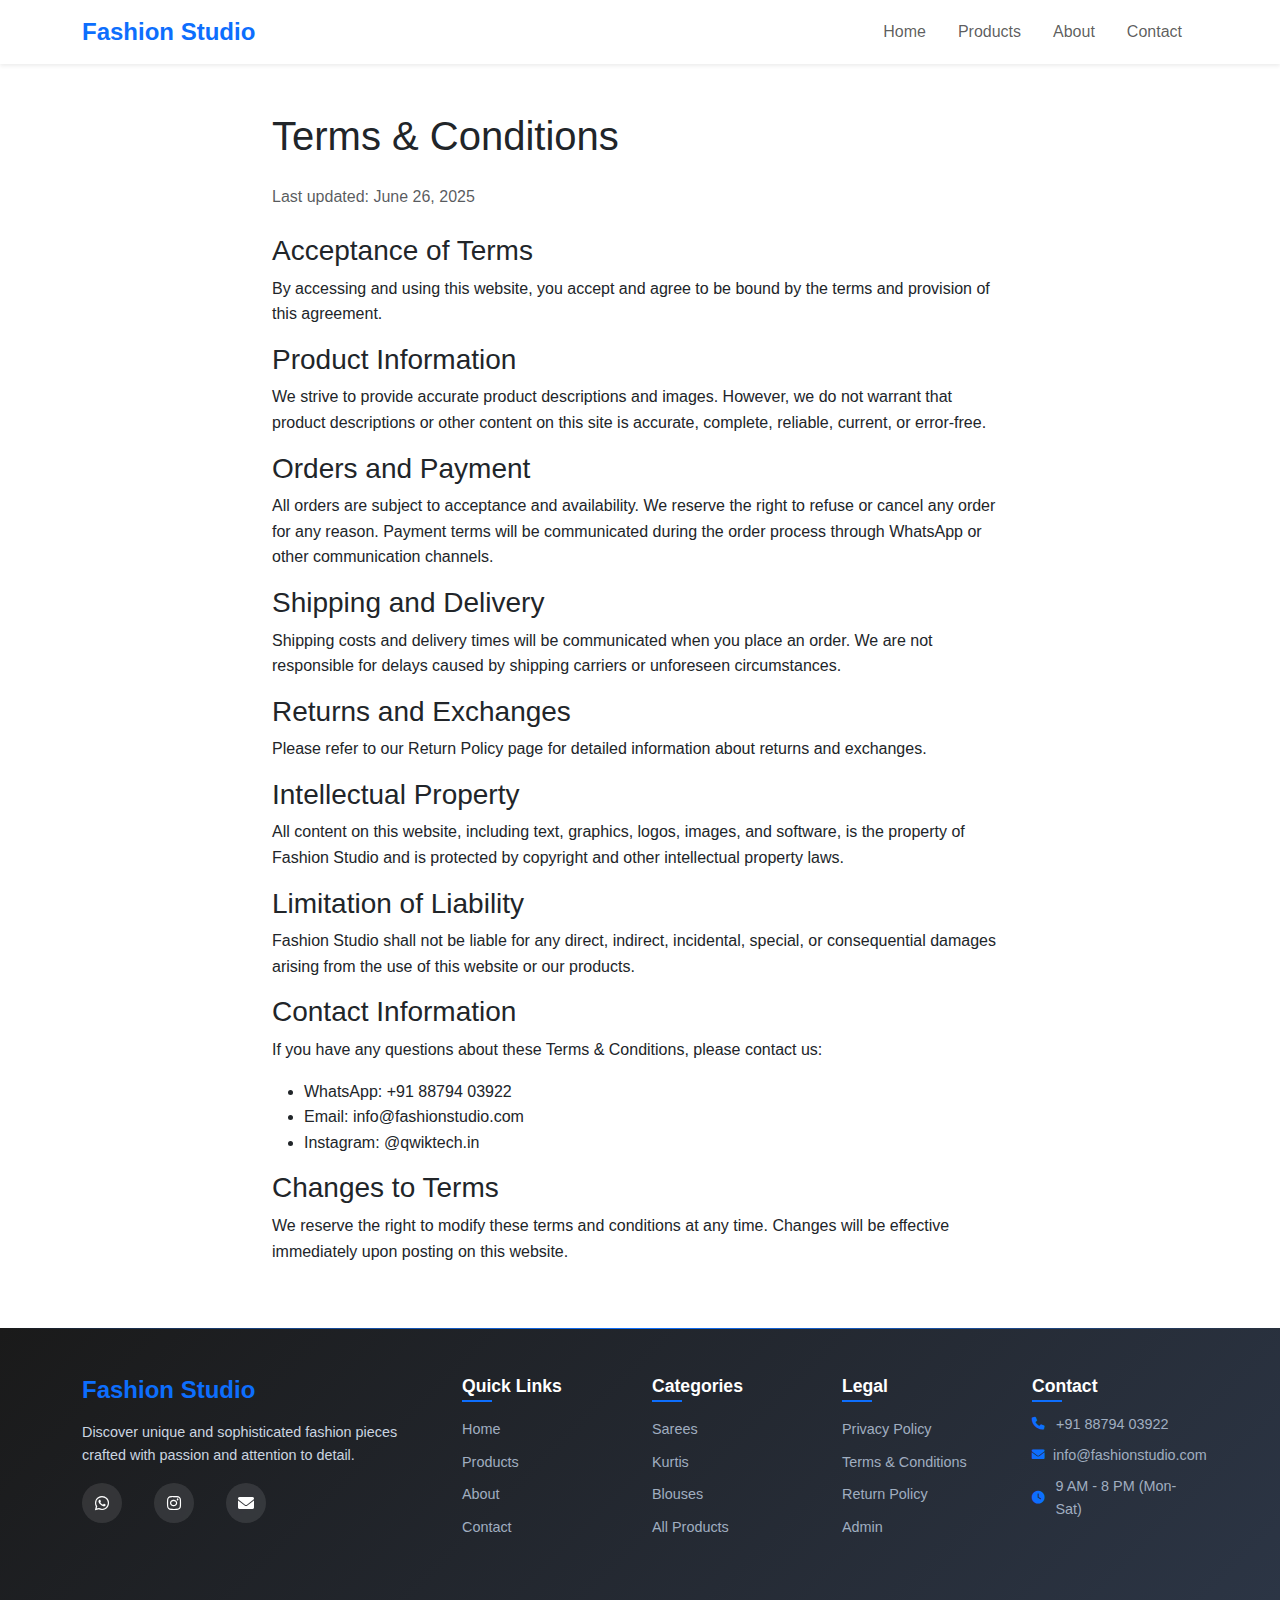
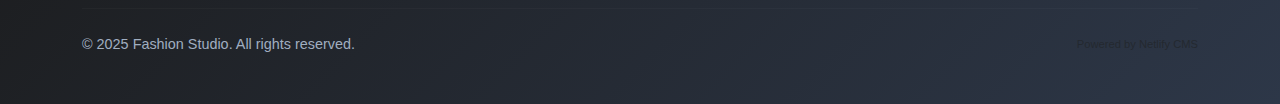
<file: terms-conditions.html>
<!DOCTYPE html>
<html lang="en">
<head>
    <meta charset="UTF-8">
    <meta name="viewport" content="width=device-width, initial-scale=1.0">
    <title>Terms & Conditions - Fashion Studio</title>
    
    <!-- Bootstrap CSS -->
    <link href="https://cdn.jsdelivr.net/npm/bootstrap@5.3.0/dist/css/bootstrap.min.css" rel="stylesheet">
    
    <!-- Font Awesome -->
    <link rel="stylesheet" href="https://cdnjs.cloudflare.com/ajax/libs/font-awesome/6.0.0/css/all.min.css">
    
    <!-- Custom CSS -->
    <link rel="stylesheet" href="css/style.css">
    
    <!-- Netlify Identity -->
    <script type="text/javascript" src="https://identity.netlify.com/v1/netlify-identity-widget.js"></script>
</head>
<body>
    <!-- Navigation -->
    <nav class="navbar navbar-expand-lg navbar-light bg-white shadow-sm">
        <div class="container">
            <a class="navbar-brand fw-bold" href="index.html" id="site-title">Fashion Studio</a>
            
            <button class="navbar-toggler" type="button" data-bs-toggle="collapse" data-bs-target="#navbarNav">
                <span class="navbar-toggler-icon"></span>
            </button>
            
            <div class="collapse navbar-collapse" id="navbarNav">
                <ul class="navbar-nav ms-auto">
                    <li class="nav-item">
                        <a class="nav-link" href="index.html">Home</a>
                    </li>
                    <li class="nav-item">
                        <a class="nav-link" href="products.html">Products</a>
                    </li>
                    <li class="nav-item">
                        <a class="nav-link" href="index.html#about">About</a>
                    </li>
                    <li class="nav-item">
                        <a class="nav-link" href="index.html#contact">Contact</a>
                    </li>
                </ul>
            </div>
        </div>
    </nav>

    <!-- Terms & Conditions Content -->
    <section class="py-5">
        <div class="container">
            <div class="row">
                <div class="col-lg-8 mx-auto">
                    <h1 class="mb-4">Terms & Conditions</h1>
                    <p class="text-muted mb-4">Last updated: June 26, 2025</p>
                    
                    <div class="content">
                        <h3>Acceptance of Terms</h3>
                        <p>By accessing and using this website, you accept and agree to be bound by the terms and provision of this agreement.</p>
                        
                        <h3>Product Information</h3>
                        <p>We strive to provide accurate product descriptions and images. However, we do not warrant that product descriptions or other content on this site is accurate, complete, reliable, current, or error-free.</p>
                        
                        <h3>Orders and Payment</h3>
                        <p>All orders are subject to acceptance and availability. We reserve the right to refuse or cancel any order for any reason. Payment terms will be communicated during the order process through WhatsApp or other communication channels.</p>
                        
                        <h3>Shipping and Delivery</h3>
                        <p>Shipping costs and delivery times will be communicated when you place an order. We are not responsible for delays caused by shipping carriers or unforeseen circumstances.</p>
                        
                        <h3>Returns and Exchanges</h3>
                        <p>Please refer to our Return Policy page for detailed information about returns and exchanges.</p>
                        
                        <h3>Intellectual Property</h3>
                        <p>All content on this website, including text, graphics, logos, images, and software, is the property of Fashion Studio and is protected by copyright and other intellectual property laws.</p>
                        
                        <h3>Limitation of Liability</h3>
                        <p>Fashion Studio shall not be liable for any direct, indirect, incidental, special, or consequential damages arising from the use of this website or our products.</p>
                        
                        <h3>Contact Information</h3>
                        <p>If you have any questions about these Terms & Conditions, please contact us:</p>
                        <ul>
                            <li>WhatsApp: +91 88794 03922</li>
                            <li>Email: info@fashionstudio.com</li>
                            <li>Instagram: @qwiktech.in</li>
                        </ul>
                        
                        <h3>Changes to Terms</h3>
                        <p>We reserve the right to modify these terms and conditions at any time. Changes will be effective immediately upon posting on this website.</p>
                    </div>
                </div>
            </div>
        </div>
    </section>

    <!-- Footer -->
    <footer class="footer-section bg-dark text-white py-5">
        <div class="container">
            <div class="row">
                <!-- Brand Section -->
                <div class="col-lg-4 col-md-6 mb-4">
                    <h5 class="footer-brand mb-3" id="footer-site-title">Fashion Studio</h5>
                    <p class="footer-description mb-3" id="footer-description">
                        Discover unique and sophisticated fashion pieces crafted with passion and attention to detail.
                    </p>
                    <div class="social-links">
                        <a href="#" class="social-link me-3" id="footer-whatsapp" title="WhatsApp">
                            <i class="fab fa-whatsapp"></i>
                        </a>
                        <a href="#" class="social-link me-3" id="footer-instagram" title="Instagram">
                            <i class="fab fa-instagram"></i>
                        </a>
                        <a href="mailto:info@fashionstudio.com" class="social-link" title="Email">
                            <i class="fas fa-envelope"></i>
                        </a>
                    </div>
                </div>

                <!-- Quick Links -->
                <div class="col-lg-2 col-md-6 mb-4">
                    <h6 class="footer-heading mb-3">Quick Links</h6>
                    <ul class="footer-links list-unstyled">
                        <li><a href="index.html" class="footer-link">Home</a></li>
                        <li><a href="products.html" class="footer-link">Products</a></li>
                        <li><a href="index.html#about" class="footer-link">About</a></li>
                        <li><a href="index.html#contact" class="footer-link">Contact</a></li>
                    </ul>
                </div>

                <!-- Categories -->
                <div class="col-lg-2 col-md-6 mb-4">
                    <h6 class="footer-heading mb-3">Categories</h6>
                    <ul class="footer-links list-unstyled">
                        <li><a href="products.html?category=sarees" class="footer-link">Sarees</a></li>
                        <li><a href="products.html?category=kurtis" class="footer-link">Kurtis</a></li>
                        <li><a href="products.html?category=blouses" class="footer-link">Blouses</a></li>
                        <li><a href="products.html" class="footer-link">All Products</a></li>
                    </ul>
                </div>

                <!-- Legal -->
                <div class="col-lg-2 col-md-6 mb-4">
                    <h6 class="footer-heading mb-3">Legal</h6>
                    <ul class="footer-links list-unstyled">
                        <li><a href="privacy-policy.html" class="footer-link">Privacy Policy</a></li>
                        <li><a href="terms-conditions.html" class="footer-link">Terms & Conditions</a></li>
                        <li><a href="return-policy.html" class="footer-link">Return Policy</a></li>
                        <li><a href="admin/" class="footer-link">Admin</a></li>
                    </ul>
                </div>

                <!-- Contact Info -->
                <div class="col-lg-2 col-md-6 mb-4">
                    <h6 class="footer-heading mb-3">Contact</h6>
                    <div class="contact-info">
                        <p class="contact-item mb-2">
                            <i class="fas fa-phone me-2"></i>
                            <span id="footer-phone">+91 88794 03922</span>
                        </p>
                        <p class="contact-item mb-2">
                            <i class="fas fa-envelope me-2"></i>
                            info@fashionstudio.com
                        </p>
                        <p class="contact-item mb-0">
                            <i class="fas fa-clock me-2"></i>
                            9 AM - 8 PM (Mon-Sat)
                        </p>
                    </div>
                </div>
            </div>

            <!-- Bottom Bar -->
            <hr class="footer-divider my-4">
            <div class="row align-items-center">
                <div class="col-md-6">
                    <p class="copyright-text mb-0">
                        &copy; 2025 <span id="footer-copyright-brand">Fashion Studio</span>. All rights reserved.
                    </p>
                </div>
                <div class="col-md-6 text-md-end">
                    <p class="powered-by mb-0">
                        <small class="text-muted">Powered by Netlify CMS</small>
                    </p>
                </div>
            </div>
        </div>
    </footer>

    <!-- Bootstrap JS -->
    <script src="https://cdn.jsdelivr.net/npm/bootstrap@5.3.0/dist/js/bootstrap.bundle.min.js"></script>
    
    <!-- Custom JS -->
    <script src="js/main.js"></script>

    <script>
        // Netlify Identity initialization
        if (window.netlifyIdentity) {
            window.netlifyIdentity.on("init", user => {
                if (!user) {
                    window.netlifyIdentity.on("login", () => {
                        document.location.href = "/admin/";
                    });
                }
            });
        }
    </script>
</body>
</html>
</file>
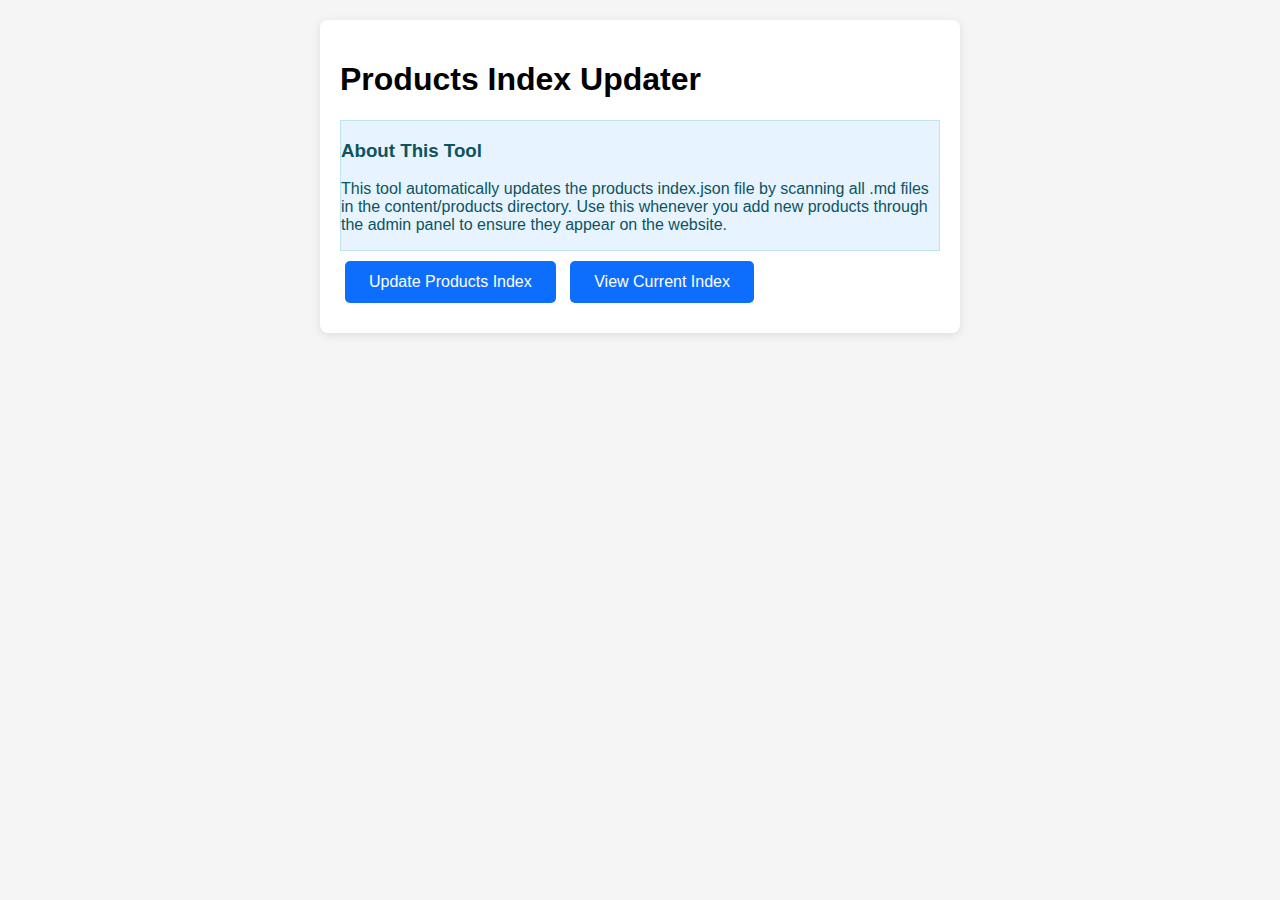
<file: update-products-index.html>
<!DOCTYPE html>
<html lang="en">
<head>
    <meta charset="UTF-8">
    <meta name="viewport" content="width=device-width, initial-scale=1.0">
    <title>Update Products Index</title>
    <style>
        body { 
            font-family: Arial, sans-serif; 
            margin: 20px; 
            background: #f5f5f5; 
        }
        .container { 
            max-width: 600px; 
            margin: 0 auto; 
            background: white; 
            padding: 20px; 
            border-radius: 8px; 
            box-shadow: 0 2px 10px rgba(0,0,0,0.1);
        }
        .status { 
            padding: 15px; 
            border-radius: 5px; 
            margin: 10px 0; 
        }
        .success { 
            background: #d4edda; 
            color: #155724; 
            border: 1px solid #c3e6cb; 
        }
        .error { 
            background: #f8d7da; 
            color: #721c24; 
            border: 1px solid #f5c6cb; 
        }
        .info { 
            background: #e7f3ff; 
            color: #0c5460; 
            border: 1px solid #bee5eb; 
        }
        button { 
            background: #0d6efd; 
            color: white; 
            padding: 12px 24px; 
            border: none; 
            border-radius: 5px; 
            cursor: pointer; 
            font-size: 16px;
            margin: 10px 5px;
        }
        button:hover { 
            background: #0b5ed7; 
        }
        button:disabled { 
            background: #6c757d; 
            cursor: not-allowed; 
        }
        .file-list {
            background: #f8f9fa;
            padding: 15px;
            border-radius: 5px;
            margin: 10px 0;
            font-family: monospace;
        }
        .file-list ul {
            margin: 0;
            padding-left: 20px;
        }
        .copy-btn {
            background: #28a745;
            font-size: 12px;
            padding: 5px 10px;
        }
        .copy-btn:hover {
            background: #218838;
        }
    </style>
</head>
<body>
    <div class="container">
        <h1>Products Index Updater</h1>
        
        <div class="info">
            <h3>About This Tool</h3>
            <p>This tool automatically updates the products index.json file by scanning all .md files in the content/products directory. Use this whenever you add new products through the admin panel to ensure they appear on the website.</p>
        </div>

        <button onclick="updateIndex()" id="updateBtn">Update Products Index</button>
        <button onclick="viewCurrentIndex()" id="viewBtn">View Current Index</button>
        
        <div id="status"></div>
        <div id="results"></div>
    </div>

    <script>
        async function updateIndex() {
            const statusDiv = document.getElementById('status');
            const resultsDiv = document.getElementById('results');
            const updateBtn = document.getElementById('updateBtn');
            
            updateBtn.disabled = true;
            statusDiv.innerHTML = '<div class="info">Scanning products directory...</div>';
            resultsDiv.innerHTML = '';
            
            try {
                // Fetch directory listing
                const response = await fetch('/content/products/');
                if (!response.ok) {
                    throw new Error('Could not access products directory');
                }
                
                const text = await response.text();
                const matches = text.match(/href="([^"]*\.md)"/g);
                
                if (!matches) {
                    throw new Error('No .md files found in directory');
                }
                
                const productFiles = matches
                    .map(match => match.match(/href="([^"]*)"/)[1])
                    .filter(file => file.endsWith('.md') && !file.includes('/') && file !== '.gitkeep')
                    .sort();
                
                // Create new index data
                const indexData = {
                    products: productFiles,
                    lastUpdated: new Date().toISOString(),
                    count: productFiles.length
                };
                
                // Display results
                statusDiv.innerHTML = `<div class="success">Found ${productFiles.length} product files</div>`;
                
                const jsonStr = JSON.stringify(indexData, null, 2);
                resultsDiv.innerHTML = `
                    <div class="file-list">
                        <h4>Products found:</h4>
                        <ul>
                            ${productFiles.map(file => `<li>${file}</li>`).join('')}
                        </ul>
                    </div>
                    <div class="info">
                        <h4>Updated Index Data:</h4>
                        <button class="copy-btn" onclick="copyToClipboard('${btoa(jsonStr)}')">Copy JSON</button>
                        <pre id="indexJson">${jsonStr}</pre>
                        <p><strong>Instructions:</strong></p>
                        <ol>
                            <li>Copy the JSON above using the Copy button</li>
                            <li>Replace the content in /content/products/index.json with this data</li>
                            <li>Save the file</li>
                            <li>Refresh your website to see all products</li>
                        </ol>
                    </div>
                `;
                
            } catch (error) {
                statusDiv.innerHTML = `<div class="error">Error: ${error.message}</div>`;
            } finally {
                updateBtn.disabled = false;
            }
        }
        
        async function viewCurrentIndex() {
            const resultsDiv = document.getElementById('results');
            
            try {
                const response = await fetch('/content/products/index.json');
                if (!response.ok) {
                    throw new Error('index.json file not found');
                }
                
                const indexData = await response.json();
                
                resultsDiv.innerHTML = `
                    <div class="file-list">
                        <h4>Current Index (${indexData.count || 0} products):</h4>
                        <pre>${JSON.stringify(indexData, null, 2)}</pre>
                        <p><strong>Last Updated:</strong> ${new Date(indexData.lastUpdated).toLocaleString()}</p>
                    </div>
                `;
                
            } catch (error) {
                resultsDiv.innerHTML = `<div class="error">Error loading index: ${error.message}</div>`;
            }
        }
        
        function copyToClipboard(base64Json) {
            const jsonStr = atob(base64Json);
            navigator.clipboard.writeText(jsonStr).then(() => {
                alert('JSON copied to clipboard!');
            }).catch(err => {
                console.error('Failed to copy: ', err);
                // Fallback: select the text
                const pre = document.getElementById('indexJson');
                const range = document.createRange();
                range.selectNode(pre);
                window.getSelection().removeAllRanges();
                window.getSelection().addRange(range);
            });
        }
    </script>
</body>
</html>
</file>
<file: css/style.css>
:root {
    --primary-color: #0d6efd;
    --secondary-color: #6c757d;
    --success-color: #25d366;
    --instagram-color: #e4405f;
    --dark-color: #212529;
    --light-color: #f8f9fa;
}

body {
    font-family: 'Arial', sans-serif;
    line-height: 1.6;
    color: var(--dark-color);
}

/* Navigation */
.navbar-brand {
    font-size: 1.5rem;
    color: var(--primary-color) !important;
}

.navbar-nav .nav-link {
    font-weight: 500;
    margin: 0 0.5rem;
    transition: color 0.3s ease;
}

.navbar-nav .nav-link:hover,
.navbar-nav .nav-link.active {
    color: var(--primary-color) !important;
}

/* Hero Section */
.hero-section {
    background: linear-gradient(135deg, var(--light-color) 0%, #e9ecef 100%);
    min-height: 100vh;
    display: flex;
    align-items: center;
}

.hero-image-placeholder {
    text-align: center;
    padding: 2rem;
    background: white;
    border-radius: 15px;
    box-shadow: 0 10px 30px rgba(0,0,0,0.1);
}

/* Buttons */
.btn-primary {
    background-color: var(--primary-color);
    border-color: var(--primary-color);
    padding: 0.75rem 2rem;
    font-weight: 500;
    transition: all 0.3s ease;
}

.btn-primary:hover {
    background-color: #0b5ed7;
    border-color: #0a58ca;
    transform: translateY(-2px);
    box-shadow: 0 5px 15px rgba(13, 110, 253, 0.3);
}

.btn-success {
    background-color: var(--success-color);
    border-color: var(--success-color);
}

.btn-success:hover {
    background-color: #1da851;
    border-color: #1da851;
}

.social-buttons .btn {
    min-width: 200px;
}

/* Product Cards */
.product-card {
    background: white;
    border-radius: 15px;
    overflow: hidden;
    box-shadow: 0 5px 15px rgba(0,0,0,0.1);
    transition: all 0.3s ease;
    margin-bottom: 2rem;
    height: 100%;
    display: flex;
    flex-direction: column;
}

.availability-status,
.availability-status-detail {
    font-size: 0.9rem;
    font-weight: 500;
    margin: 0.5rem 0;
    padding: 0.25rem 0;
    display: flex;
    align-items: center;
    gap: 0.5rem;
}

.availability-status-detail {
    font-size: 1rem;
    margin: 1rem 0;
}

.availability-dot {
    width: 8px;
    height: 8px;
    border-radius: 50%;
    display: inline-block;
    flex-shrink: 0;
}

.available-dot {
    background-color: #10b981;
    box-shadow: 0 0 0 2px rgba(16, 185, 129, 0.2);
}

.unavailable-dot {
    background-color: #ef4444;
    box-shadow: 0 0 0 2px rgba(239, 68, 68, 0.2);
}

.product-card:hover {
    transform: translateY(-5px);
    box-shadow: 0 15px 35px rgba(0,0,0,0.15);
}

.product-image {
    height: 250px;
    background-size: cover;
    background-position: center;
    position: relative;
    overflow: hidden;
    display: flex;
    align-items: center;
    justify-content: center;
    background-color: #f8f9fa;
}

.product-image img {
    width: 100%;
    height: 100%;
    object-fit: contain;
    object-position: center;
    transition: transform 0.3s ease;
    border-radius: 0;
}

.product-card:hover .product-image img {
    transform: scale(1.05);
}

.product-card-body {
    padding: 1.5rem;
    flex-grow: 1;
    display: flex;
    flex-direction: column;
}

.product-title {
    font-size: 1.25rem;
    font-weight: 600;
    margin-bottom: 0.5rem;
    color: var(--dark-color);
}

.product-price {
    font-size: 1.5rem;
    font-weight: 700;
    color: var(--primary-color);
    margin-bottom: 0.5rem;
}

.product-category {
    background: var(--light-color);
    color: var(--secondary-color);
    padding: 0.25rem 0.75rem;
    border-radius: 15px;
    font-size: 0.875rem;
    display: inline-block;
    margin-bottom: 1rem;
}

.product-description {
    color: var(--secondary-color);
    font-size: 0.9rem;
    margin-bottom: 1rem;
    flex-grow: 1;
}

.availability-badge {
    position: absolute;
    top: 1rem;
    right: 1rem;
    padding: 0.25rem 0.75rem;
    border-radius: 15px;
    font-size: 0.75rem;
    font-weight: 600;
}

.available {
    background: var(--success-color);
    color: white;
}

.unavailable {
    background: var(--secondary-color);
    color: white;
}

/* Product Detail Page */
.product-detail-image {
    border-radius: 15px;
    overflow: hidden;
    margin-bottom: 1rem;
}

.product-gallery {
    margin-bottom: 2rem;
}

.product-gallery-container {
    width: 100%;
}

.main-carousel {
    width: 100%;
    height: 400px;
    border-radius: 15px;
    margin-bottom: 1rem;
    background-color: #f8f9fa;
}

.main-carousel .swiper-slide {
    text-align: center;
    font-size: 18px;
    background: #fff;
    display: flex;
    justify-content: center;
    align-items: center;
    border-radius: 15px;
    overflow: hidden;
}

.main-carousel .swiper-slide img {
    display: block;
    width: 100%;
    height: 100%;
    object-fit: contain;
    object-position: center;
}

.product-thumbnails {
    height: 80px;
    box-sizing: border-box;
    padding: 10px 0;
}

.thumbnail-slide {
    width: auto;
    height: 60px;
    opacity: 0.6;
    border-radius: 8px;
    overflow: hidden;
    cursor: pointer;
    transition: opacity 0.3s ease;
    border: 2px solid transparent;
}

.thumbnail-slide:hover,
.thumbnail-slide.swiper-slide-thumb-active {
    opacity: 1;
    border-color: var(--primary-color);
}

.thumbnail-img {
    width: 60px;
    height: 60px;
    object-fit: cover;
    border-radius: 6px;
}

.swiper-button-next,
.swiper-button-prev {
    color: var(--primary-color);
    background: rgba(255, 255, 255, 0.8);
    border-radius: 50%;
    width: 40px;
    height: 40px;
}

.swiper-button-next:after,
.swiper-button-prev:after {
    font-size: 16px;
    font-weight: 600;
}

.swiper-pagination-bullet-active {
    background: var(--primary-color);
}

.swiper-pagination {
    position: absolute;
    bottom: 10px;
    left: 50%;
    transform: translateX(-50%);
}

.swiper-pagination-bullet {
    background: rgba(255, 255, 255, 0.5);
    opacity: 1;
}

.swiper-pagination-bullet-active {
    background: var(--primary-color);
}

.image-counter {
    font-size: 0.9rem;
    color: var(--secondary-color);
}

/* Footer Styles */
.footer-section {
    background: linear-gradient(135deg, #1a1a1a 0%, #2d3748 100%);
    position: relative;
    overflow: hidden;
}

.footer-section::before {
    content: '';
    position: absolute;
    top: 0;
    left: 0;
    right: 0;
    height: 1px;
    background: linear-gradient(90deg, transparent, var(--primary-color), transparent);
}

.footer-brand {
    font-size: 1.5rem;
    font-weight: 700;
    color: var(--primary-color);
    margin-bottom: 1rem;
}

.footer-description {
    color: #cbd5e0;
    font-size: 0.9rem;
    line-height: 1.6;
}

.footer-heading {
    font-size: 1.1rem;
    font-weight: 600;
    color: white;
    margin-bottom: 1rem;
    position: relative;
}

.footer-heading::after {
    content: '';
    position: absolute;
    bottom: -5px;
    left: 0;
    width: 30px;
    height: 2px;
    background: var(--primary-color);
}

.footer-links {
    list-style: none;
    padding: 0;
}

.footer-link {
    color: #a0aec0;
    text-decoration: none;
    font-size: 0.9rem;
    display: block;
    padding: 0.3rem 0;
    transition: all 0.3s ease;
}

.footer-link:hover {
    color: var(--primary-color);
    padding-left: 8px;
    text-decoration: none;
}

.social-links {
    display: flex;
    gap: 1rem;
    margin-top: 1rem;
}

.social-link {
    display: inline-flex;
    align-items: center;
    justify-content: center;
    width: 40px;
    height: 40px;
    background: rgba(255, 255, 255, 0.1);
    color: white;
    border-radius: 50%;
    text-decoration: none;
    transition: all 0.3s ease;
    backdrop-filter: blur(10px);
}

.social-link:hover {
    background: var(--primary-color);
    color: white;
    transform: translateY(-3px);
    box-shadow: 0 5px 15px rgba(13, 110, 253, 0.4);
}

.contact-info {
    color: #a0aec0;
}

.contact-item {
    font-size: 0.9rem;
    display: flex;
    align-items: center;
    margin-bottom: 0.5rem;
}

.contact-item i {
    color: var(--primary-color);
    font-size: 0.8rem;
    width: 16px;
}

.footer-divider {
    border-color: rgba(255, 255, 255, 0.1);
    margin: 2rem 0 1rem 0;
}

.copyright-text {
    color: #a0aec0;
    font-size: 0.9rem;
}

.powered-by {
    color: #718096;
    font-size: 0.8rem;
}

.powered-by small {
    color: #4a5568;
}

/* Responsive Footer */
@media (max-width: 768px) {
    .footer-section {
        padding: 3rem 0 2rem 0;
    }
    
    .footer-brand {
        font-size: 1.3rem;
    }
    
    .footer-heading {
        font-size: 1rem;
        margin-top: 2rem;
    }
    
    .footer-heading:first-child {
        margin-top: 0;
    }
    
    .social-links {
        justify-content: center;
        margin-top: 1.5rem;
    }
    
    .footer-divider {
        margin: 2rem 0 1rem 0;
    }
    
    .col-md-6.text-md-end {
        text-align: center !important;
        margin-top: 1rem;
    }
}

.product-info {
    padding: 2rem 0;
}

.product-detail-title {
    font-size: 2.5rem;
    font-weight: 700;
    margin-bottom: 1rem;
    color: var(--dark-color);
}

.product-detail-price {
    font-size: 2rem;
    font-weight: 700;
    color: var(--primary-color);
    margin-bottom: 1rem;
}

.product-tags {
    margin: 1.5rem 0;
}

.tag {
    background: var(--primary-color);
    color: white;
    padding: 0.5rem 1rem;
    border-radius: 20px;
    font-size: 0.875rem;
    margin: 0.25rem;
    display: inline-block;
}

.purchase-section {
    background: var(--light-color);
    padding: 2rem;
    border-radius: 15px;
    margin-top: 2rem;
    text-align: center;
}

/* Filter Buttons */
.filter-btn {
    border-radius: 25px;
    padding: 0.5rem 1.5rem;
    font-weight: 500;
    transition: all 0.3s ease;
}

.filter-btn.active {
    background-color: var(--primary-color);
    border-color: var(--primary-color);
    color: white;
}

/* Mobile Navigation */
@media (max-width: 991.98px) {
    .navbar-collapse {
        position: fixed;
        top: 0;
        right: -100%;
        width: 100%;
        height: 100vh;
        background: linear-gradient(135deg, var(--primary-color) 0%, #0b5ed7 100%);
        z-index: 9999;
        transition: right 0.3s ease-in-out;
        display: flex;
        flex-direction: column;
        justify-content: center;
        align-items: center;
        padding: 2rem;
    }
    
    .navbar-collapse.show {
        right: 0;
    }
    
    .navbar-nav {
        padding: 0;
        text-align: center;
        width: 100%;
    }
    
    .navbar-nav .nav-item {
        margin: 1rem 0;
        opacity: 0;
        transform: translateX(50px);
        animation: slideInRight 0.5s ease forwards;
    }
    
    .navbar-nav .nav-item:nth-child(1) { animation-delay: 0.1s; }
    .navbar-nav .nav-item:nth-child(2) { animation-delay: 0.2s; }
    .navbar-nav .nav-item:nth-child(3) { animation-delay: 0.3s; }
    .navbar-nav .nav-item:nth-child(4) { animation-delay: 0.4s; }
    .navbar-nav .nav-item:nth-child(5) { animation-delay: 0.5s; }
    
    .navbar-nav .nav-link {
        color: white !important;
        font-size: 1.5rem;
        font-weight: 600;
        padding: 1rem 2rem;
        border-radius: 15px;
        transition: all 0.3s ease;
        text-decoration: none;
        display: block;
    }
    
    .navbar-nav .nav-link:hover,
    .navbar-nav .nav-link.active {
        background: rgba(255, 255, 255, 0.1);
        backdrop-filter: blur(10px);
        transform: scale(1.05);
    }
    
    .dropdown-menu {
        position: static !important;
        background: transparent !important;
        border: none !important;
        box-shadow: none !important;
        margin: 0.5rem 0 !important;
        padding: 0 !important;
        width: 100% !important;
        transform: none !important;
    }
    
    .dropdown-item {
        color: rgba(255, 255, 255, 0.8) !important;
        font-size: 1.2rem !important;
        padding: 0.75rem 1rem !important;
        margin: 0.25rem 0 !important;
        border-radius: 10px !important;
        transition: all 0.3s ease !important;
        text-align: center !important;
    }
    
    .dropdown-item:hover {
        background: rgba(255, 255, 255, 0.15) !important;
        color: white !important;
        transform: translateX(10px) !important;
    }
    
    .navbar-toggler {
        z-index: 10000;
        position: relative;
        border: none;
        background: transparent;
        padding: 0.5rem;
    }
    
    .navbar-toggler:focus {
        box-shadow: none;
    }
    
    .navbar-toggler-icon {
        background-image: none;
        width: 25px;
        height: 2px;
        background: var(--dark-color);
        position: relative;
        transition: all 0.3s ease;
    }
    
    .navbar-toggler-icon::before,
    .navbar-toggler-icon::after {
        content: '';
        position: absolute;
        width: 25px;
        height: 2px;
        background: var(--dark-color);
        transition: all 0.3s ease;
    }
    
    .navbar-toggler-icon::before {
        top: -8px;
    }
    
    .navbar-toggler-icon::after {
        top: 8px;
    }
    
    .navbar-toggler[aria-expanded="true"] .navbar-toggler-icon {
        background: transparent;
    }
    
    .navbar-toggler[aria-expanded="true"] .navbar-toggler-icon::before {
        transform: rotate(45deg);
        top: 0;
        background: white;
    }
    
    .navbar-toggler[aria-expanded="true"] .navbar-toggler-icon::after {
        transform: rotate(-45deg);
        top: 0;
        background: white;
    }
}

@keyframes slideInRight {
    to {
        opacity: 1;
        transform: translateX(0);
    }
}

/* Responsive Design */
@media (max-width: 768px) {
    .hero-section {
        text-align: center;
        padding: 2rem 0;
    }
    
    .hero-section .display-4 {
        font-size: 2.5rem;
    }
    
    .product-detail-title {
        font-size: 2rem;
    }
    
    .product-detail-price {
        font-size: 1.5rem;
    }
    
    .social-buttons .btn {
        min-width: auto;
        width: 100%;
        margin-bottom: 1rem;
    }
}

/* Loading States */
.loading {
    text-align: center;
    padding: 3rem;
    color: var(--secondary-color);
}

.loading i {
    animation: spin 1s linear infinite;
}

@keyframes spin {
    0% { transform: rotate(0deg); }
    100% { transform: rotate(360deg); }
}

/* Featured Product Badge */
.featured-badge {
    position: absolute;
    top: 1rem;
    left: 1rem;
    background: linear-gradient(45deg, #ffd700, #ffed4e);
    color: var(--dark-color);
    padding: 0.25rem 0.75rem;
    border-radius: 15px;
    font-size: 0.75rem;
    font-weight: 700;
    text-transform: uppercase;
    letter-spacing: 0.5px;
}

/* Custom scrollbar */
::-webkit-scrollbar {
    width: 8px;
}

::-webkit-scrollbar-track {
    background: var(--light-color);
}

::-webkit-scrollbar-thumb {
    background: var(--primary-color);
    border-radius: 4px;
}

::-webkit-scrollbar-thumb:hover {
    background: #0b5ed7;
}
</file>
